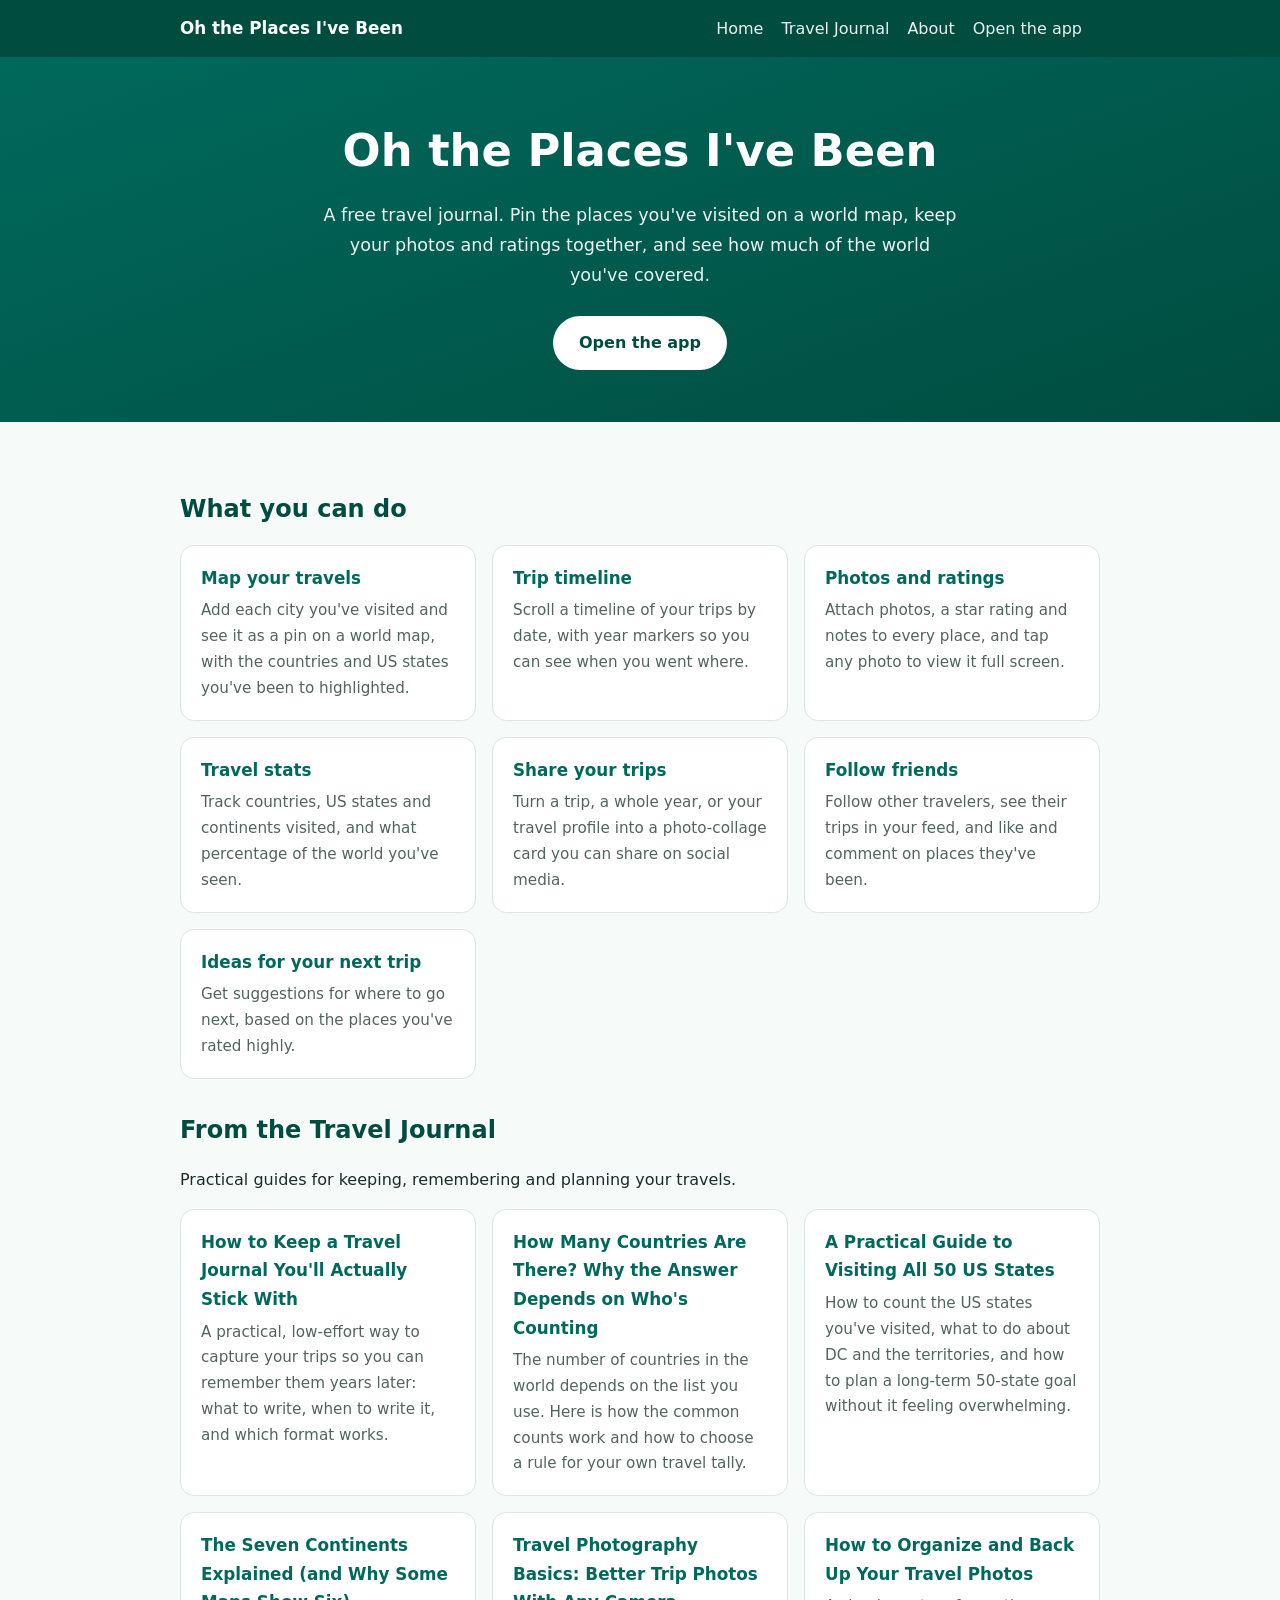
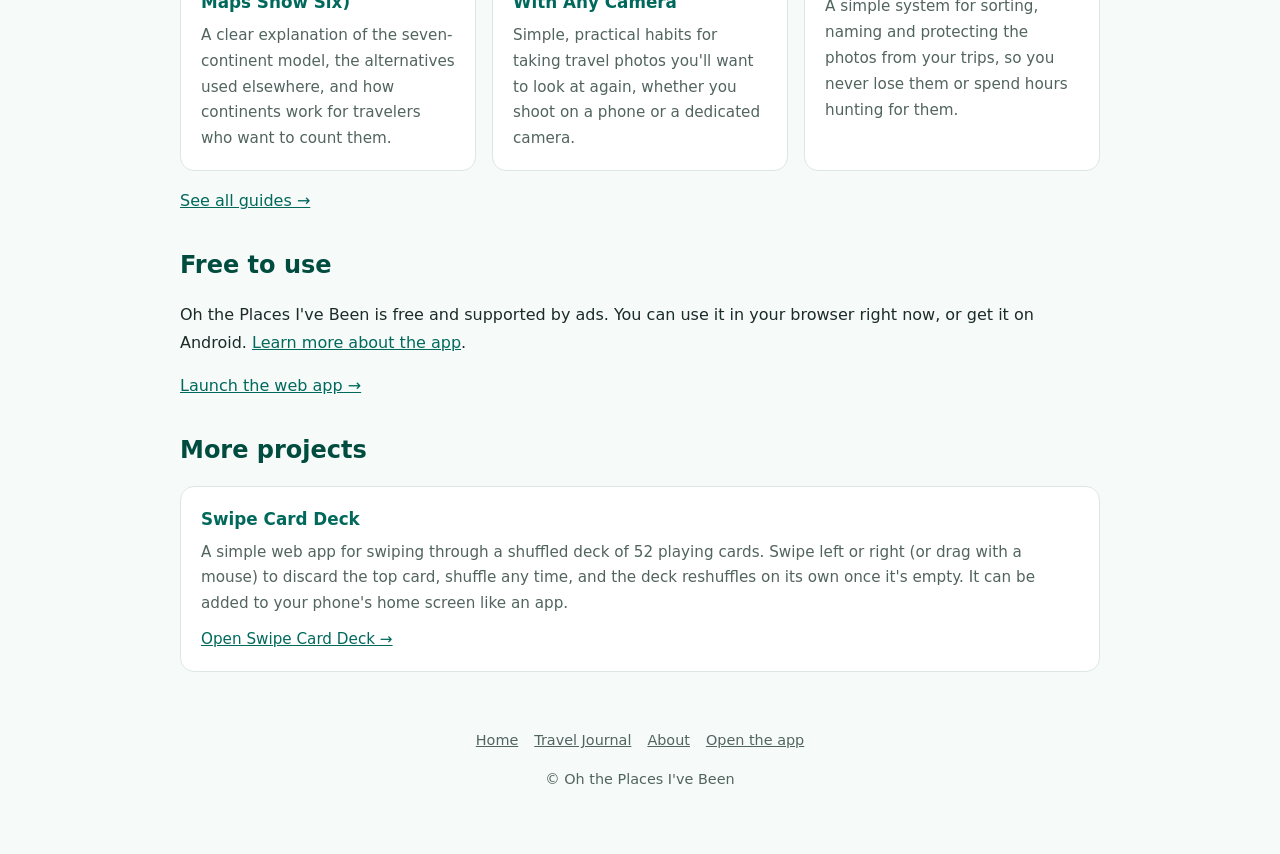
<file: index.html>
<!doctype html>
<html lang="en">
<head>
<meta charset="utf-8">
<meta name="viewport" content="width=device-width, initial-scale=1">
<title>Oh the Places I&#x27;ve Been — track the places you&#x27;ve traveled</title>
<meta name="description" content="Oh the Places I&#x27;ve Been is a free travel journal: pin the places you&#x27;ve visited on a world map, add photos and ratings, see your travel stats, and share your trips.">
<link rel="canonical" href="https://lmdoyle.github.io/">
<link rel="stylesheet" href="/style.css">
</head>
<body>
<header class="site-header"><div class="in">
<a class="brand" href="/">Oh the Places I've Been</a>
<nav><a href="/">Home</a><a href="/travel-journal/">Travel Journal</a><a href="/about/">About</a><a href="/oh-the-places-ive-been/">Open the app</a></nav>
</div></header>
<div class="hero"><h1>Oh the Places I've Been</h1>
<p>A free travel journal. Pin the places you've visited on a world map, keep your photos and ratings together, and see how much of the world you've covered.</p>
<a class="btn" href="/oh-the-places-ive-been/">Open the app</a></div>
<main class="wide">
<h2>What you can do</h2>
<div class="grid"><div class="card"><h3>Map your travels</h3><p>Add each city you've visited and see it as a pin on a world map, with the countries and US states you've been to highlighted.</p></div><div class="card"><h3>Trip timeline</h3><p>Scroll a timeline of your trips by date, with year markers so you can see when you went where.</p></div><div class="card"><h3>Photos and ratings</h3><p>Attach photos, a star rating and notes to every place, and tap any photo to view it full screen.</p></div><div class="card"><h3>Travel stats</h3><p>Track countries, US states and continents visited, and what percentage of the world you've seen.</p></div><div class="card"><h3>Share your trips</h3><p>Turn a trip, a whole year, or your travel profile into a photo-collage card you can share on social media.</p></div><div class="card"><h3>Follow friends</h3><p>Follow other travelers, see their trips in your feed, and like and comment on places they've been.</p></div><div class="card"><h3>Ideas for your next trip</h3><p>Get suggestions for where to go next, based on the places you've rated highly.</p></div></div>

<h2>From the Travel Journal</h2>
<p>Practical guides for keeping, remembering and planning your travels.</p>
<div class="grid"><div class="card"><a class="title" href="/travel-journal/keep-a-travel-journal/"><h3>How to Keep a Travel Journal You&#x27;ll Actually Stick With</h3></a><p>A practical, low-effort way to capture your trips so you can remember them years later: what to write, when to write it, and which format works.</p></div><div class="card"><a class="title" href="/travel-journal/how-many-countries-are-there/"><h3>How Many Countries Are There? Why the Answer Depends on Who&#x27;s Counting</h3></a><p>The number of countries in the world depends on the list you use. Here is how the common counts work and how to choose a rule for your own travel tally.</p></div><div class="card"><a class="title" href="/travel-journal/us-states-travel-checklist/"><h3>A Practical Guide to Visiting All 50 US States</h3></a><p>How to count the US states you&#x27;ve visited, what to do about DC and the territories, and how to plan a long-term 50-state goal without it feeling overwhelming.</p></div><div class="card"><a class="title" href="/travel-journal/seven-continents-explained/"><h3>The Seven Continents Explained (and Why Some Maps Show Six)</h3></a><p>A clear explanation of the seven-continent model, the alternatives used elsewhere, and how continents work for travelers who want to count them.</p></div><div class="card"><a class="title" href="/travel-journal/travel-photography-basics/"><h3>Travel Photography Basics: Better Trip Photos With Any Camera</h3></a><p>Simple, practical habits for taking travel photos you&#x27;ll want to look at again, whether you shoot on a phone or a dedicated camera.</p></div><div class="card"><a class="title" href="/travel-journal/organize-and-back-up-travel-photos/"><h3>How to Organize and Back Up Your Travel Photos</h3></a><p>A simple system for sorting, naming and protecting the photos from your trips, so you never lose them or spend hours hunting for them.</p></div></div>
<p><a href="/travel-journal/">See all guides &rarr;</a></p>

<h2>Free to use</h2>
<p>Oh the Places I've Been is free and supported by ads. You can use it in your browser right now, or get it on Android. <a href="/about/">Learn more about the app</a>.</p>
<p><a href="/oh-the-places-ive-been/">Launch the web app &rarr;</a></p>

<h2>More projects</h2>
<div class="grid">
<div class="card"><h3>Swipe Card Deck</h3><p>A simple web app for swiping through a shuffled deck of 52 playing cards. Swipe left or right (or drag with a mouse) to discard the top card, shuffle any time, and the deck reshuffles on its own once it's empty. It can be added to your phone's home screen like an app.</p><p style="margin-top:10px"><a href="/swipe-card-deck/">Open Swipe Card Deck &rarr;</a></p></div>
</div>
</main>
<footer>
<div><a href="/">Home</a><a href="/travel-journal/">Travel Journal</a><a href="/about/">About</a><a href="/oh-the-places-ive-been/">Open the app</a></div>
<p>&copy; Oh the Places I've Been</p>
</footer>
</body>
</html>
</file>
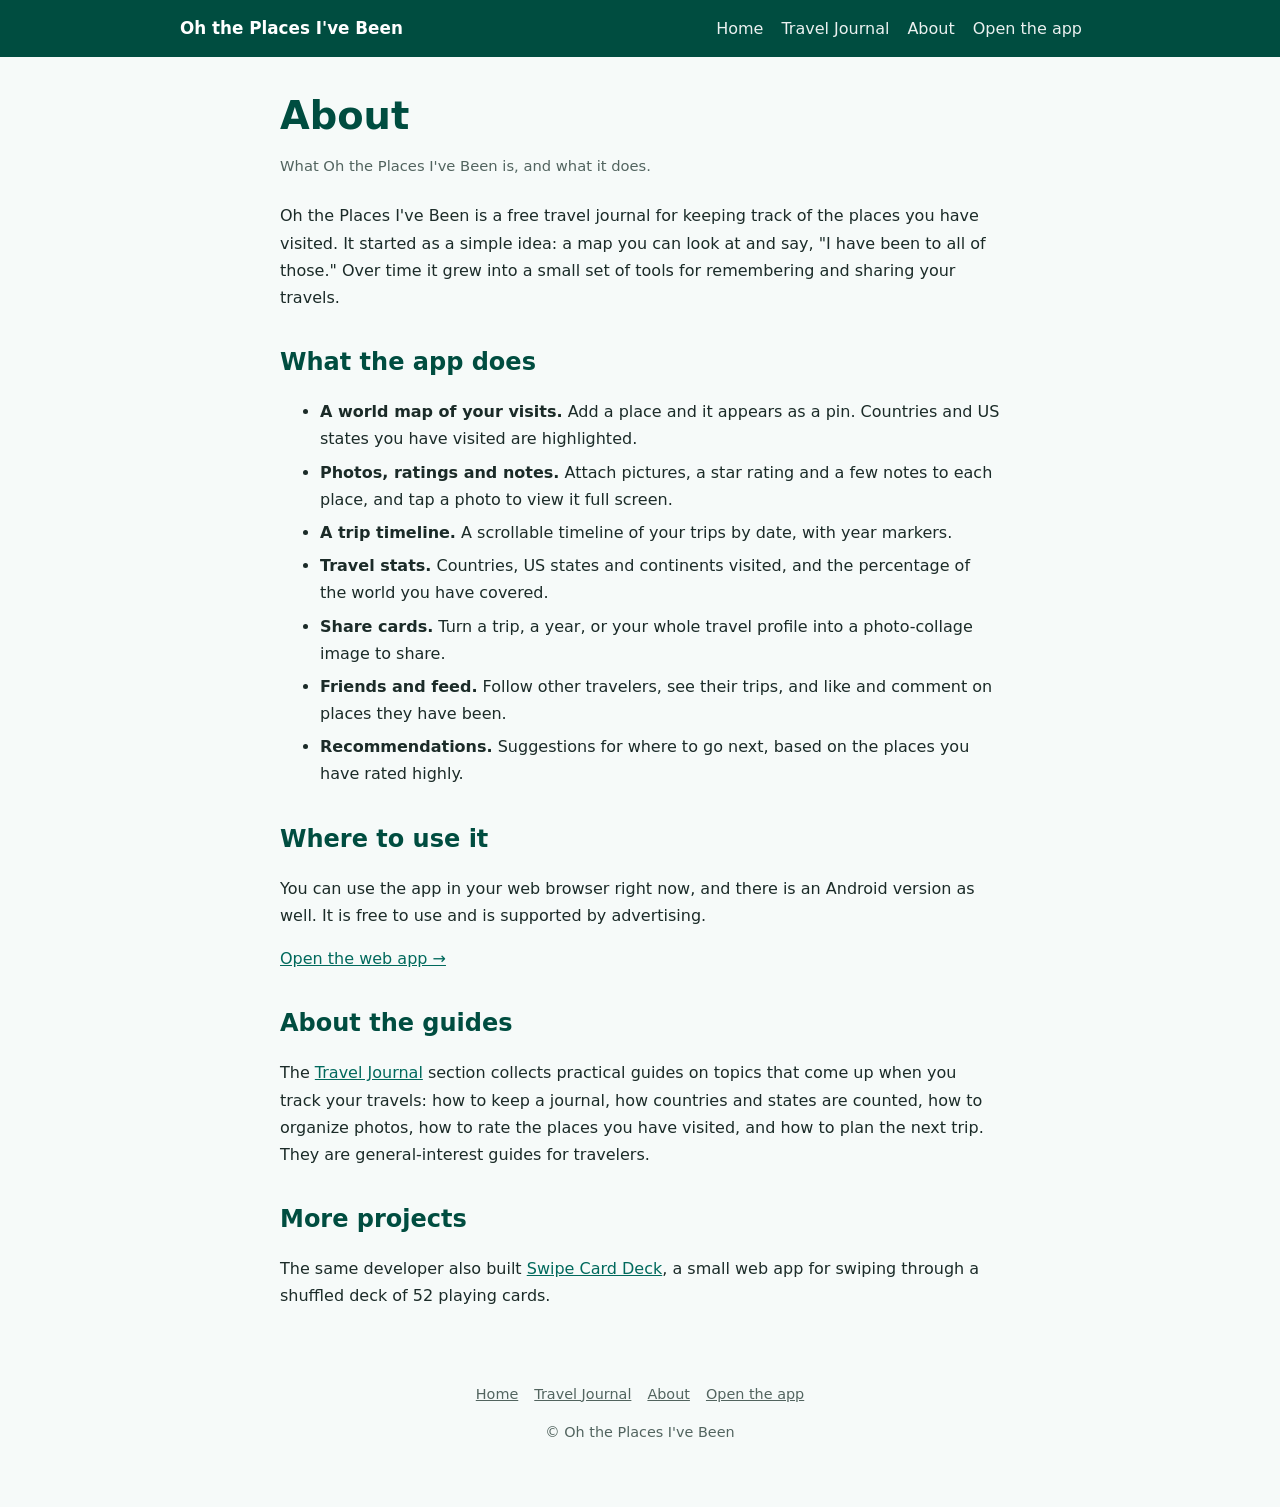
<file: about/index.html>
<!doctype html>
<html lang="en">
<head>
<meta charset="utf-8">
<meta name="viewport" content="width=device-width, initial-scale=1">
<title>About | Oh the Places I&#x27;ve Been</title>
<meta name="description" content="About Oh the Places I&#x27;ve Been: a free travel journal app with a world map, photos, ratings, travel stats, share cards and trip recommendations.">
<link rel="canonical" href="https://lmdoyle.github.io/about/">
<link rel="stylesheet" href="/style.css">
</head>
<body>
<header class="site-header"><div class="in">
<a class="brand" href="/">Oh the Places I've Been</a>
<nav><a href="/">Home</a><a href="/travel-journal/">Travel Journal</a><a href="/about/">About</a><a href="/oh-the-places-ive-been/">Open the app</a></nav>
</div></header>

<main>
<h1 class="page">About</h1>
<p class="meta">What Oh the Places I've Been is, and what it does.</p>
<p>Oh the Places I've Been is a free travel journal for keeping track of the places you have visited. It started as a simple idea: a map you can look at and say, "I have been to all of those." Over time it grew into a small set of tools for remembering and sharing your travels.</p>
<h2>What the app does</h2>
<ul>
<li><strong>A world map of your visits.</strong> Add a place and it appears as a pin. Countries and US states you have visited are highlighted.</li>
<li><strong>Photos, ratings and notes.</strong> Attach pictures, a star rating and a few notes to each place, and tap a photo to view it full screen.</li>
<li><strong>A trip timeline.</strong> A scrollable timeline of your trips by date, with year markers.</li>
<li><strong>Travel stats.</strong> Countries, US states and continents visited, and the percentage of the world you have covered.</li>
<li><strong>Share cards.</strong> Turn a trip, a year, or your whole travel profile into a photo-collage image to share.</li>
<li><strong>Friends and feed.</strong> Follow other travelers, see their trips, and like and comment on places they have been.</li>
<li><strong>Recommendations.</strong> Suggestions for where to go next, based on the places you have rated highly.</li>
</ul>
<h2>Where to use it</h2>
<p>You can use the app in your web browser right now, and there is an Android version as well. It is free to use and is supported by advertising.</p>
<p><a href="/oh-the-places-ive-been/">Open the web app &rarr;</a></p>
<h2>About the guides</h2>
<p>The <a href="/travel-journal/">Travel Journal</a> section collects practical guides on topics that come up when you track your travels: how to keep a journal, how countries and states are counted, how to organize photos, how to rate the places you have visited, and how to plan the next trip. They are general-interest guides for travelers.</p>
<h2>More projects</h2>
<p>The same developer also built <a href="/swipe-card-deck/">Swipe Card Deck</a>, a small web app for swiping through a shuffled deck of 52 playing cards.</p>
</main>
<footer>
<div><a href="/">Home</a><a href="/travel-journal/">Travel Journal</a><a href="/about/">About</a><a href="/oh-the-places-ive-been/">Open the app</a></div>
<p>&copy; Oh the Places I've Been</p>
</footer>
</body>
</html>
</file>
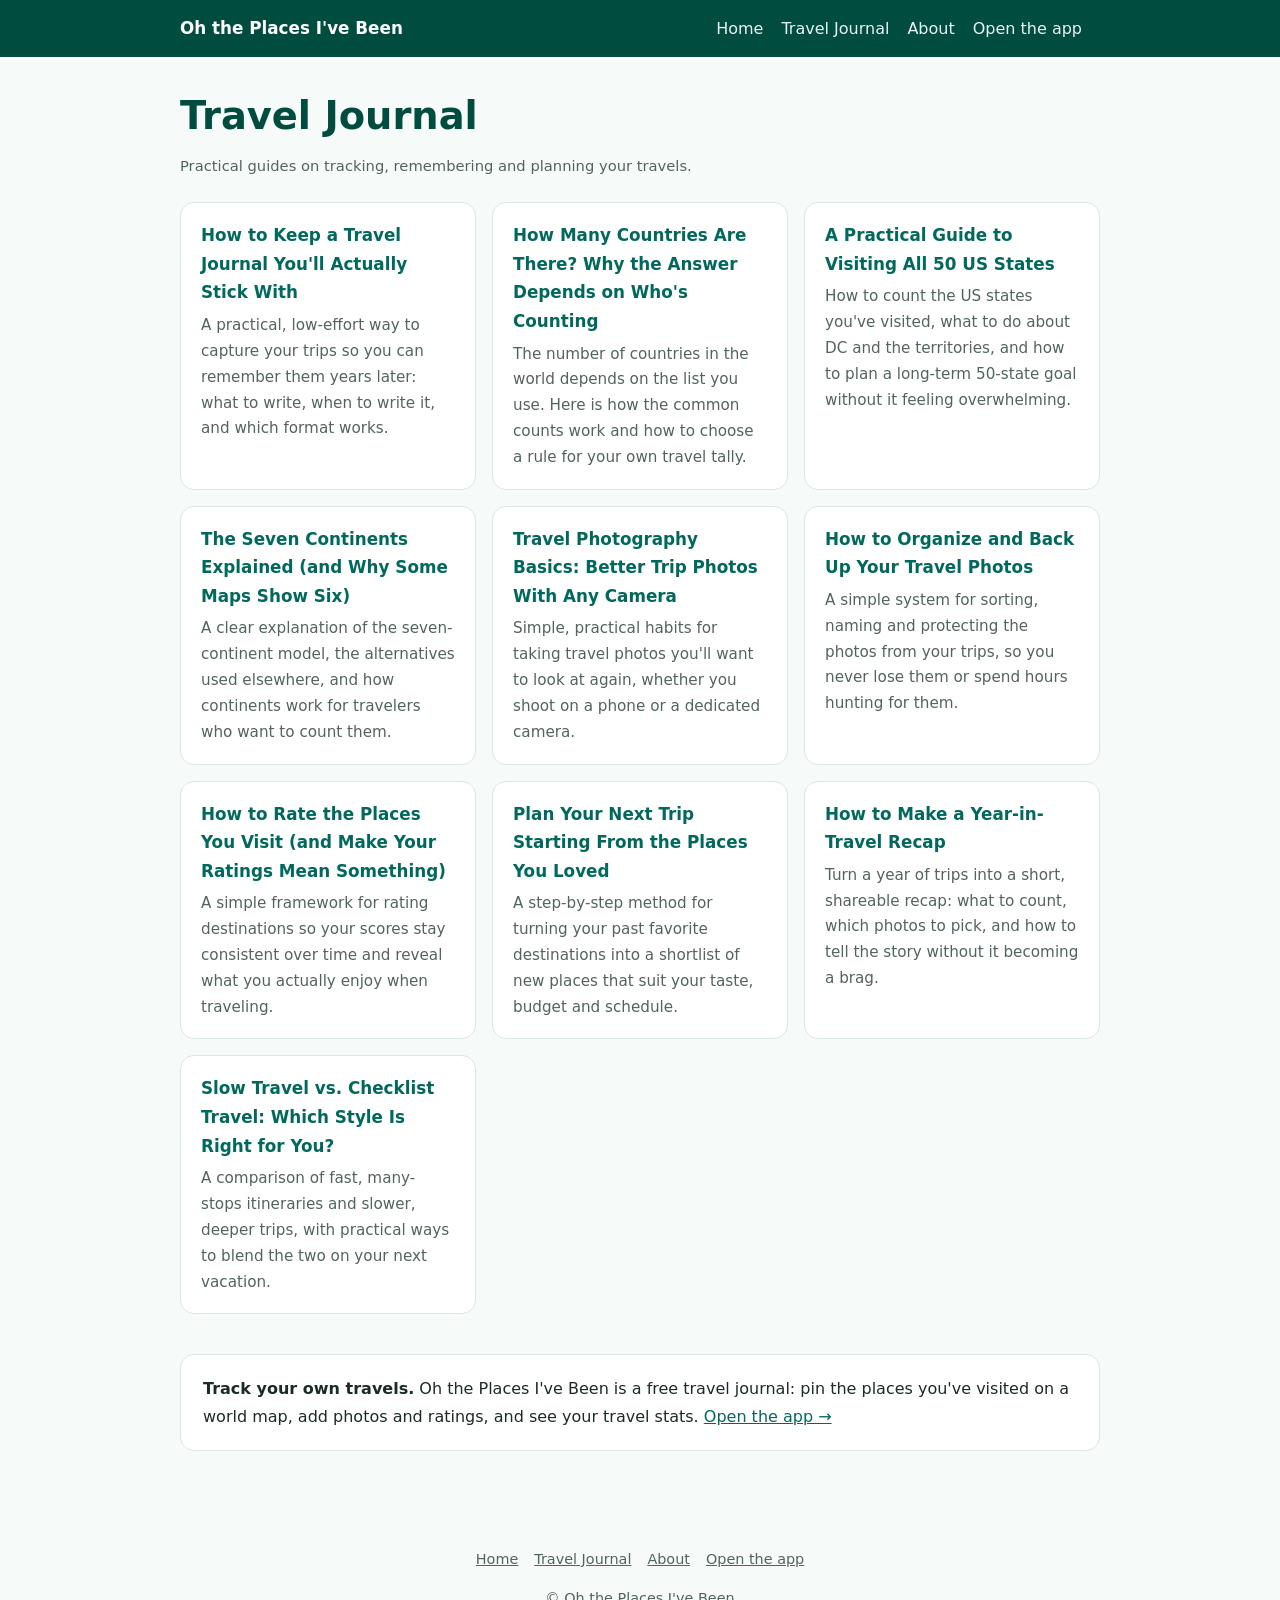
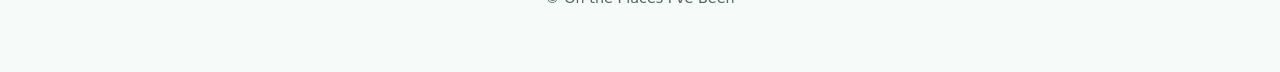
<file: travel-journal/index.html>
<!doctype html>
<html lang="en">
<head>
<meta charset="utf-8">
<meta name="viewport" content="width=device-width, initial-scale=1">
<title>Travel Journal: guides for keeping and planning your travels | Oh the Places I&#x27;ve Been</title>
<meta name="description" content="Practical guides on keeping a travel journal, counting countries and states, organizing photos, rating places and planning your next trip.">
<link rel="canonical" href="https://lmdoyle.github.io/travel-journal/">
<link rel="stylesheet" href="/style.css">
</head>
<body>
<header class="site-header"><div class="in">
<a class="brand" href="/">Oh the Places I've Been</a>
<nav><a href="/">Home</a><a href="/travel-journal/">Travel Journal</a><a href="/about/">About</a><a href="/oh-the-places-ive-been/">Open the app</a></nav>
</div></header>

<main class="wide">
<h1 class="page">Travel Journal</h1>
<p class="meta">Practical guides on tracking, remembering and planning your travels.</p>
<div class="grid"><div class="card"><a class="title" href="/travel-journal/keep-a-travel-journal/"><h3>How to Keep a Travel Journal You&#x27;ll Actually Stick With</h3></a><p>A practical, low-effort way to capture your trips so you can remember them years later: what to write, when to write it, and which format works.</p></div><div class="card"><a class="title" href="/travel-journal/how-many-countries-are-there/"><h3>How Many Countries Are There? Why the Answer Depends on Who&#x27;s Counting</h3></a><p>The number of countries in the world depends on the list you use. Here is how the common counts work and how to choose a rule for your own travel tally.</p></div><div class="card"><a class="title" href="/travel-journal/us-states-travel-checklist/"><h3>A Practical Guide to Visiting All 50 US States</h3></a><p>How to count the US states you&#x27;ve visited, what to do about DC and the territories, and how to plan a long-term 50-state goal without it feeling overwhelming.</p></div><div class="card"><a class="title" href="/travel-journal/seven-continents-explained/"><h3>The Seven Continents Explained (and Why Some Maps Show Six)</h3></a><p>A clear explanation of the seven-continent model, the alternatives used elsewhere, and how continents work for travelers who want to count them.</p></div><div class="card"><a class="title" href="/travel-journal/travel-photography-basics/"><h3>Travel Photography Basics: Better Trip Photos With Any Camera</h3></a><p>Simple, practical habits for taking travel photos you&#x27;ll want to look at again, whether you shoot on a phone or a dedicated camera.</p></div><div class="card"><a class="title" href="/travel-journal/organize-and-back-up-travel-photos/"><h3>How to Organize and Back Up Your Travel Photos</h3></a><p>A simple system for sorting, naming and protecting the photos from your trips, so you never lose them or spend hours hunting for them.</p></div><div class="card"><a class="title" href="/travel-journal/how-to-rate-places-you-visit/"><h3>How to Rate the Places You Visit (and Make Your Ratings Mean Something)</h3></a><p>A simple framework for rating destinations so your scores stay consistent over time and reveal what you actually enjoy when traveling.</p></div><div class="card"><a class="title" href="/travel-journal/plan-your-next-trip-from-places-you-loved/"><h3>Plan Your Next Trip Starting From the Places You Loved</h3></a><p>A step-by-step method for turning your past favorite destinations into a shortlist of new places that suit your taste, budget and schedule.</p></div><div class="card"><a class="title" href="/travel-journal/year-in-travel-recap/"><h3>How to Make a Year-in-Travel Recap</h3></a><p>Turn a year of trips into a short, shareable recap: what to count, which photos to pick, and how to tell the story without it becoming a brag.</p></div><div class="card"><a class="title" href="/travel-journal/slow-travel-vs-checklist-travel/"><h3>Slow Travel vs. Checklist Travel: Which Style Is Right for You?</h3></a><p>A comparison of fast, many-stops itineraries and slower, deeper trips, with practical ways to blend the two on your next vacation.</p></div></div>
<div class="cta"><strong>Track your own travels.</strong> Oh the Places I've Been is a free travel journal: pin the places you've visited on a world map, add photos and ratings, and see your travel stats. <a href="/oh-the-places-ive-been/">Open the app &rarr;</a></div>
</main>
<footer>
<div><a href="/">Home</a><a href="/travel-journal/">Travel Journal</a><a href="/about/">About</a><a href="/oh-the-places-ive-been/">Open the app</a></div>
<p>&copy; Oh the Places I've Been</p>
</footer>
</body>
</html>
</file>
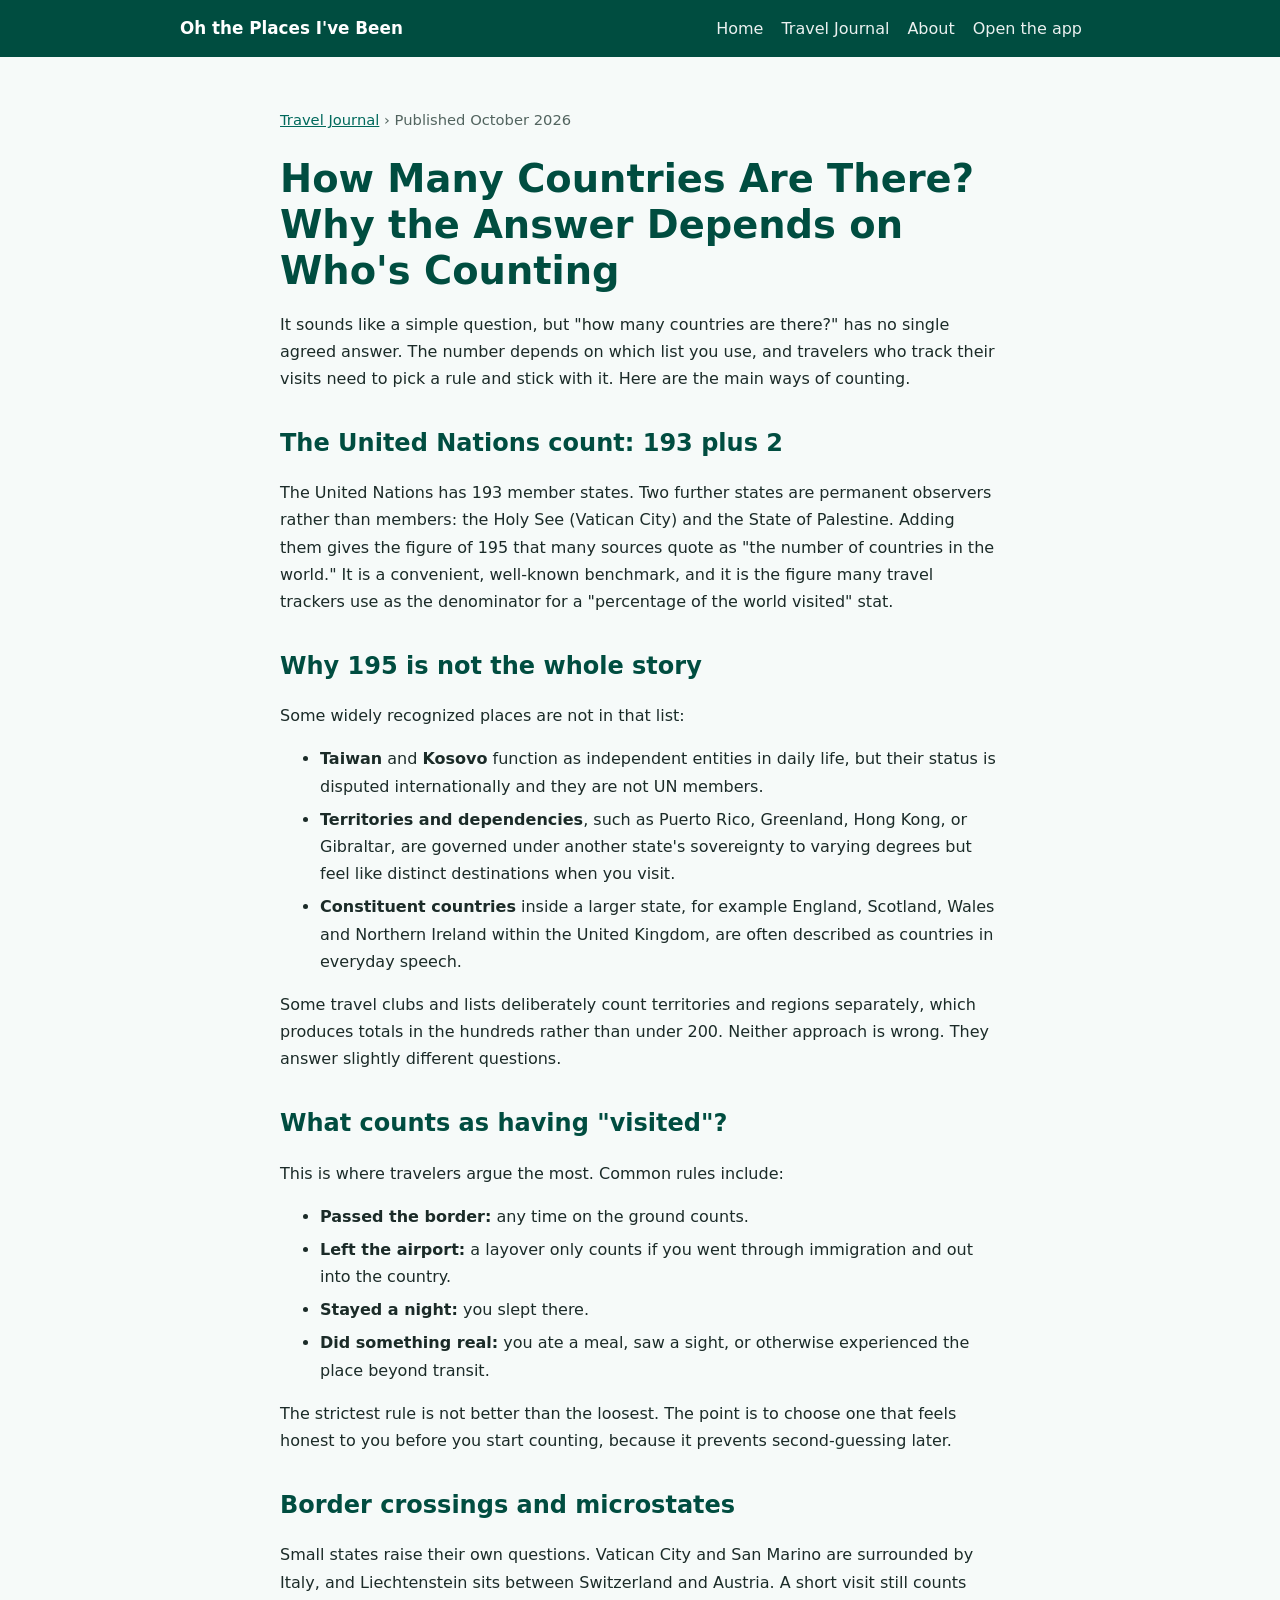
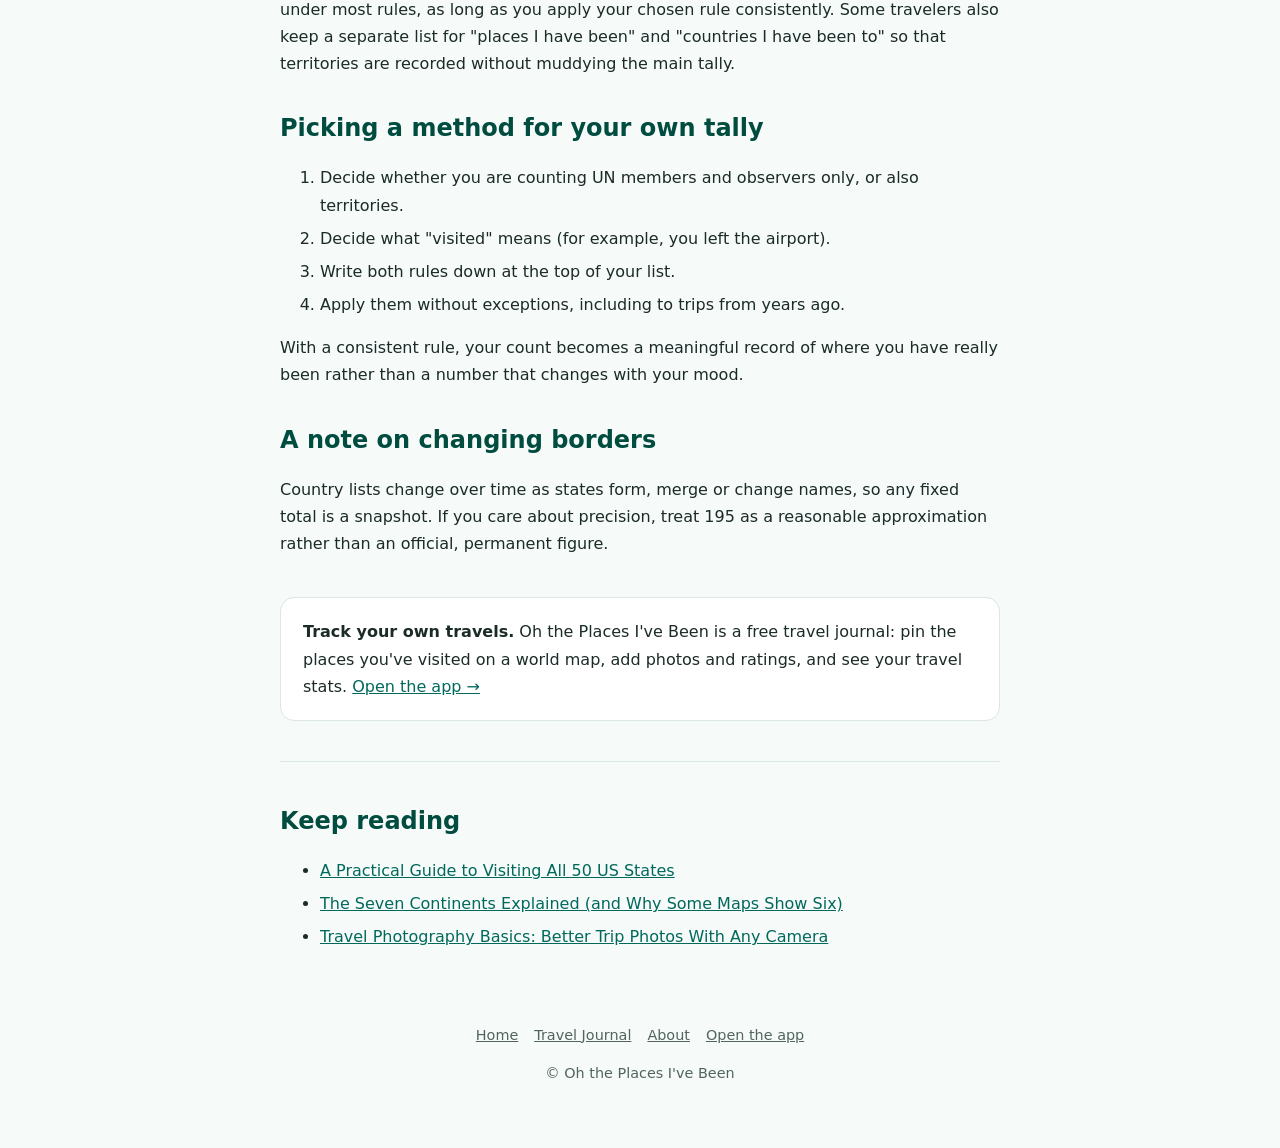
<file: travel-journal/how-many-countries-are-there/index.html>
<!doctype html>
<html lang="en">
<head>
<meta charset="utf-8">
<meta name="viewport" content="width=device-width, initial-scale=1">
<title>How Many Countries Are There? Why the Answer Depends on Who&#x27;s Counting | Oh the Places I&#x27;ve Been</title>
<meta name="description" content="The number of countries in the world depends on the list you use. Here is how the common counts work and how to choose a rule for your own travel tally.">
<link rel="canonical" href="https://lmdoyle.github.io/travel-journal/how-many-countries-are-there/">
<link rel="stylesheet" href="/style.css">
</head>
<body>
<header class="site-header"><div class="in">
<a class="brand" href="/">Oh the Places I've Been</a>
<nav><a href="/">Home</a><a href="/travel-journal/">Travel Journal</a><a href="/about/">About</a><a href="/oh-the-places-ive-been/">Open the app</a></nav>
</div></header>

<main>
<article>
<p class="meta"><a href="/travel-journal/">Travel Journal</a> &rsaquo; Published October 2026</p>
<h1 class="page">How Many Countries Are There? Why the Answer Depends on Who&#x27;s Counting</h1>

<p>It sounds like a simple question, but "how many countries are there?" has no single agreed answer. The number depends on which list you use, and travelers who track their visits need to pick a rule and stick with it. Here are the main ways of counting.</p>

<h2>The United Nations count: 193 plus 2</h2>
<p>The United Nations has 193 member states. Two further states are permanent observers rather than members: the Holy See (Vatican City) and the State of Palestine. Adding them gives the figure of 195 that many sources quote as "the number of countries in the world." It is a convenient, well-known benchmark, and it is the figure many travel trackers use as the denominator for a "percentage of the world visited" stat.</p>

<h2>Why 195 is not the whole story</h2>
<p>Some widely recognized places are not in that list:</p>
<ul>
<li><strong>Taiwan</strong> and <strong>Kosovo</strong> function as independent entities in daily life, but their status is disputed internationally and they are not UN members.</li>
<li><strong>Territories and dependencies</strong>, such as Puerto Rico, Greenland, Hong Kong, or Gibraltar, are governed under another state's sovereignty to varying degrees but feel like distinct destinations when you visit.</li>
<li><strong>Constituent countries</strong> inside a larger state, for example England, Scotland, Wales and Northern Ireland within the United Kingdom, are often described as countries in everyday speech.</li>
</ul>
<p>Some travel clubs and lists deliberately count territories and regions separately, which produces totals in the hundreds rather than under 200. Neither approach is wrong. They answer slightly different questions.</p>

<h2>What counts as having "visited"?</h2>
<p>This is where travelers argue the most. Common rules include:</p>
<ul>
<li><strong>Passed the border:</strong> any time on the ground counts.</li>
<li><strong>Left the airport:</strong> a layover only counts if you went through immigration and out into the country.</li>
<li><strong>Stayed a night:</strong> you slept there.</li>
<li><strong>Did something real:</strong> you ate a meal, saw a sight, or otherwise experienced the place beyond transit.</li>
</ul>
<p>The strictest rule is not better than the loosest. The point is to choose one that feels honest to you before you start counting, because it prevents second-guessing later.</p>

<h2>Border crossings and microstates</h2>
<p>Small states raise their own questions. Vatican City and San Marino are surrounded by Italy, and Liechtenstein sits between Switzerland and Austria. A short visit still counts under most rules, as long as you apply your chosen rule consistently. Some travelers also keep a separate list for "places I have been" and "countries I have been to" so that territories are recorded without muddying the main tally.</p>

<h2>Picking a method for your own tally</h2>
<ol>
<li>Decide whether you are counting UN members and observers only, or also territories.</li>
<li>Decide what "visited" means (for example, you left the airport).</li>
<li>Write both rules down at the top of your list.</li>
<li>Apply them without exceptions, including to trips from years ago.</li>
</ol>
<p>With a consistent rule, your count becomes a meaningful record of where you have really been rather than a number that changes with your mood.</p>

<h2>A note on changing borders</h2>
<p>Country lists change over time as states form, merge or change names, so any fixed total is a snapshot. If you care about precision, treat 195 as a reasonable approximation rather than an official, permanent figure.</p>

</article>
<div class="cta"><strong>Track your own travels.</strong> Oh the Places I've Been is a free travel journal: pin the places you've visited on a world map, add photos and ratings, and see your travel stats. <a href="/oh-the-places-ive-been/">Open the app &rarr;</a></div>
<div class="related"><h2>Keep reading</h2><ul><li><a href="/travel-journal/us-states-travel-checklist/">A Practical Guide to Visiting All 50 US States</a></li><li><a href="/travel-journal/seven-continents-explained/">The Seven Continents Explained (and Why Some Maps Show Six)</a></li><li><a href="/travel-journal/travel-photography-basics/">Travel Photography Basics: Better Trip Photos With Any Camera</a></li></ul></div>
</main>
<footer>
<div><a href="/">Home</a><a href="/travel-journal/">Travel Journal</a><a href="/about/">About</a><a href="/oh-the-places-ive-been/">Open the app</a></div>
<p>&copy; Oh the Places I've Been</p>
</footer>
</body>
</html>
</file>
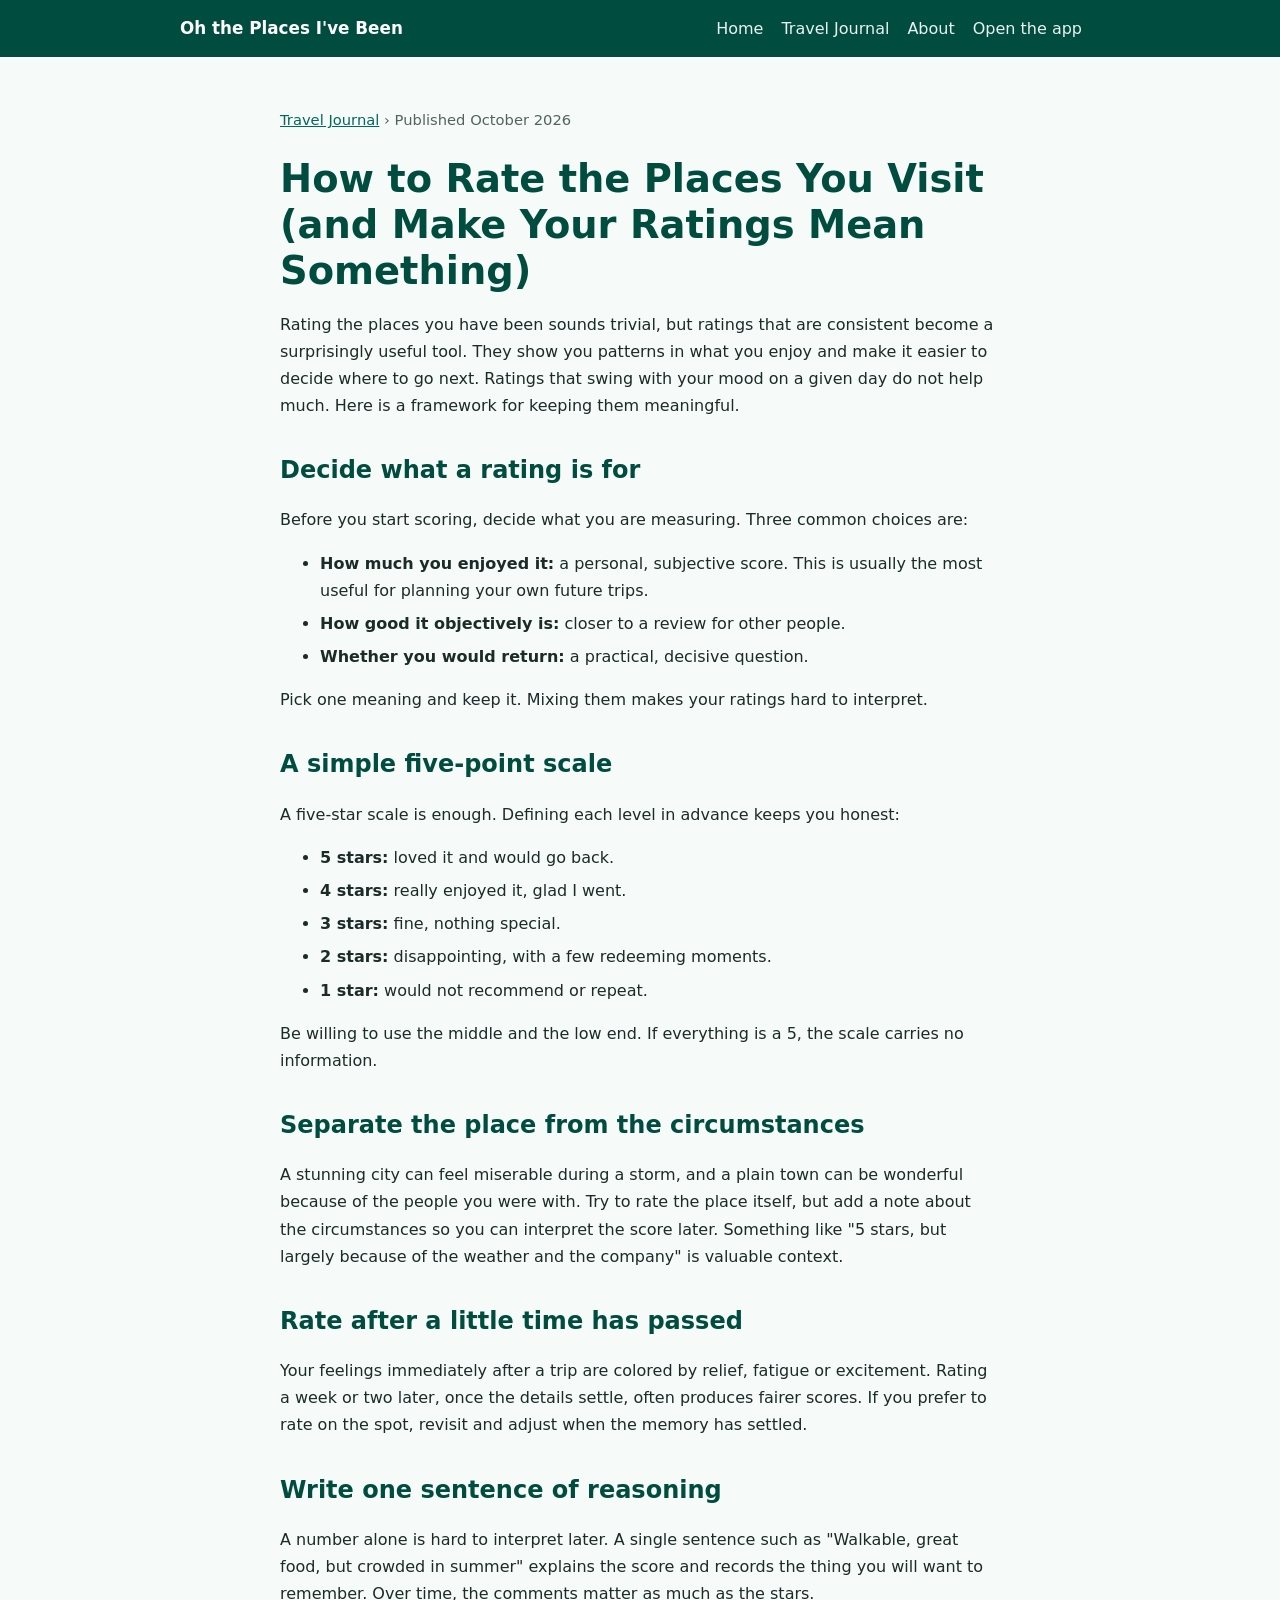
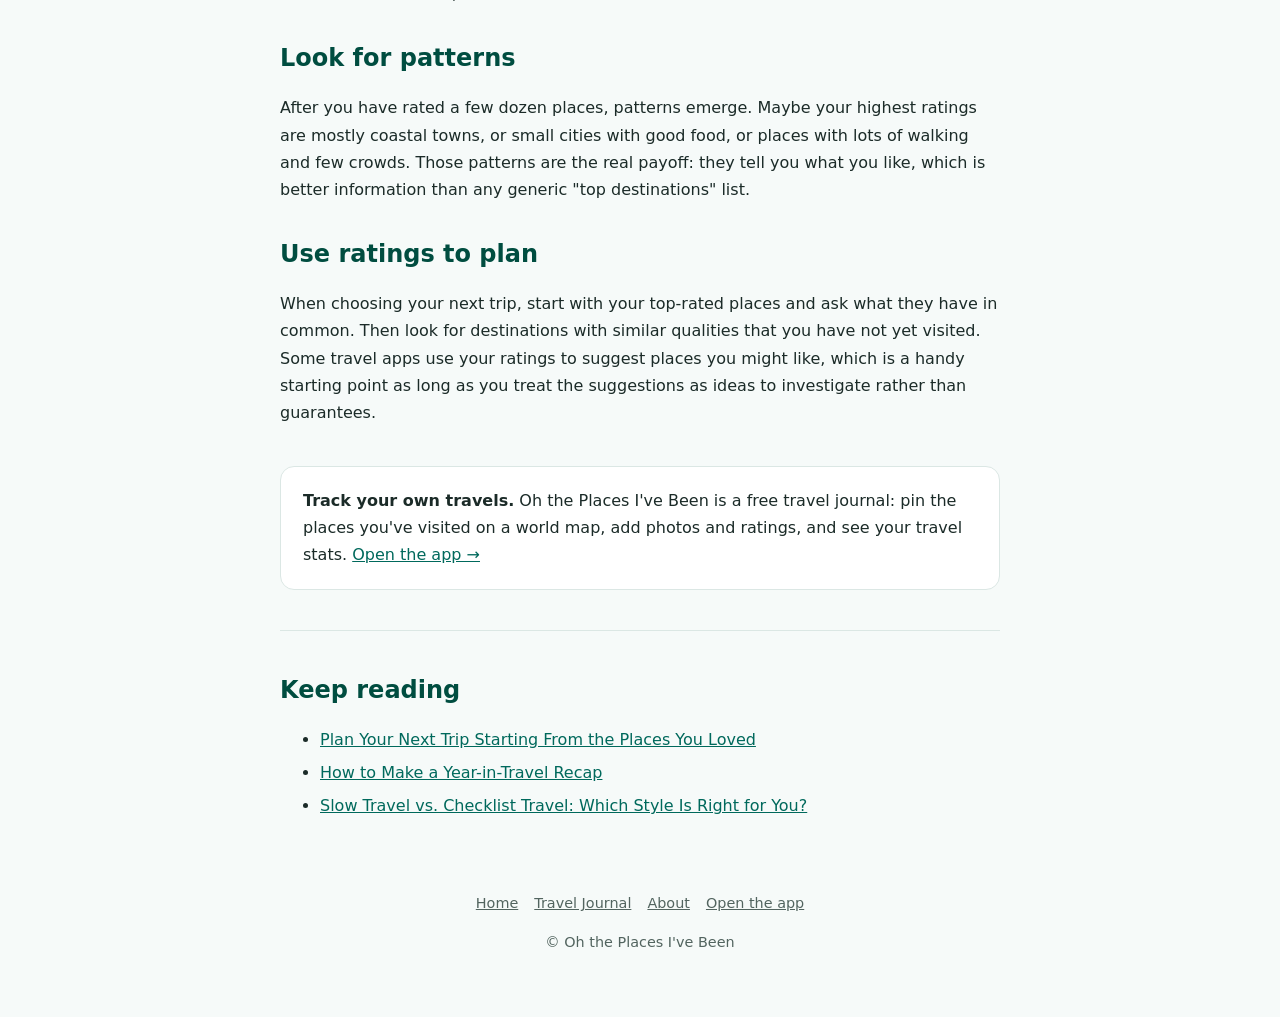
<file: travel-journal/how-to-rate-places-you-visit/index.html>
<!doctype html>
<html lang="en">
<head>
<meta charset="utf-8">
<meta name="viewport" content="width=device-width, initial-scale=1">
<title>How to Rate the Places You Visit (and Make Your Ratings Mean Something) | Oh the Places I&#x27;ve Been</title>
<meta name="description" content="A simple framework for rating destinations so your scores stay consistent over time and reveal what you actually enjoy when traveling.">
<link rel="canonical" href="https://lmdoyle.github.io/travel-journal/how-to-rate-places-you-visit/">
<link rel="stylesheet" href="/style.css">
</head>
<body>
<header class="site-header"><div class="in">
<a class="brand" href="/">Oh the Places I've Been</a>
<nav><a href="/">Home</a><a href="/travel-journal/">Travel Journal</a><a href="/about/">About</a><a href="/oh-the-places-ive-been/">Open the app</a></nav>
</div></header>

<main>
<article>
<p class="meta"><a href="/travel-journal/">Travel Journal</a> &rsaquo; Published October 2026</p>
<h1 class="page">How to Rate the Places You Visit (and Make Your Ratings Mean Something)</h1>

<p>Rating the places you have been sounds trivial, but ratings that are consistent become a surprisingly useful tool. They show you patterns in what you enjoy and make it easier to decide where to go next. Ratings that swing with your mood on a given day do not help much. Here is a framework for keeping them meaningful.</p>

<h2>Decide what a rating is for</h2>
<p>Before you start scoring, decide what you are measuring. Three common choices are:</p>
<ul>
<li><strong>How much you enjoyed it:</strong> a personal, subjective score. This is usually the most useful for planning your own future trips.</li>
<li><strong>How good it objectively is:</strong> closer to a review for other people.</li>
<li><strong>Whether you would return:</strong> a practical, decisive question.</li>
</ul>
<p>Pick one meaning and keep it. Mixing them makes your ratings hard to interpret.</p>

<h2>A simple five-point scale</h2>
<p>A five-star scale is enough. Defining each level in advance keeps you honest:</p>
<ul>
<li><strong>5 stars:</strong> loved it and would go back.</li>
<li><strong>4 stars:</strong> really enjoyed it, glad I went.</li>
<li><strong>3 stars:</strong> fine, nothing special.</li>
<li><strong>2 stars:</strong> disappointing, with a few redeeming moments.</li>
<li><strong>1 star:</strong> would not recommend or repeat.</li>
</ul>
<p>Be willing to use the middle and the low end. If everything is a 5, the scale carries no information.</p>

<h2>Separate the place from the circumstances</h2>
<p>A stunning city can feel miserable during a storm, and a plain town can be wonderful because of the people you were with. Try to rate the place itself, but add a note about the circumstances so you can interpret the score later. Something like "5 stars, but largely because of the weather and the company" is valuable context.</p>

<h2>Rate after a little time has passed</h2>
<p>Your feelings immediately after a trip are colored by relief, fatigue or excitement. Rating a week or two later, once the details settle, often produces fairer scores. If you prefer to rate on the spot, revisit and adjust when the memory has settled.</p>

<h2>Write one sentence of reasoning</h2>
<p>A number alone is hard to interpret later. A single sentence such as "Walkable, great food, but crowded in summer" explains the score and records the thing you will want to remember. Over time, the comments matter as much as the stars.</p>

<h2>Look for patterns</h2>
<p>After you have rated a few dozen places, patterns emerge. Maybe your highest ratings are mostly coastal towns, or small cities with good food, or places with lots of walking and few crowds. Those patterns are the real payoff: they tell you what you like, which is better information than any generic "top destinations" list.</p>

<h2>Use ratings to plan</h2>
<p>When choosing your next trip, start with your top-rated places and ask what they have in common. Then look for destinations with similar qualities that you have not yet visited. Some travel apps use your ratings to suggest places you might like, which is a handy starting point as long as you treat the suggestions as ideas to investigate rather than guarantees.</p>

</article>
<div class="cta"><strong>Track your own travels.</strong> Oh the Places I've Been is a free travel journal: pin the places you've visited on a world map, add photos and ratings, and see your travel stats. <a href="/oh-the-places-ive-been/">Open the app &rarr;</a></div>
<div class="related"><h2>Keep reading</h2><ul><li><a href="/travel-journal/plan-your-next-trip-from-places-you-loved/">Plan Your Next Trip Starting From the Places You Loved</a></li><li><a href="/travel-journal/year-in-travel-recap/">How to Make a Year-in-Travel Recap</a></li><li><a href="/travel-journal/slow-travel-vs-checklist-travel/">Slow Travel vs. Checklist Travel: Which Style Is Right for You?</a></li></ul></div>
</main>
<footer>
<div><a href="/">Home</a><a href="/travel-journal/">Travel Journal</a><a href="/about/">About</a><a href="/oh-the-places-ive-been/">Open the app</a></div>
<p>&copy; Oh the Places I've Been</p>
</footer>
</body>
</html>
</file>
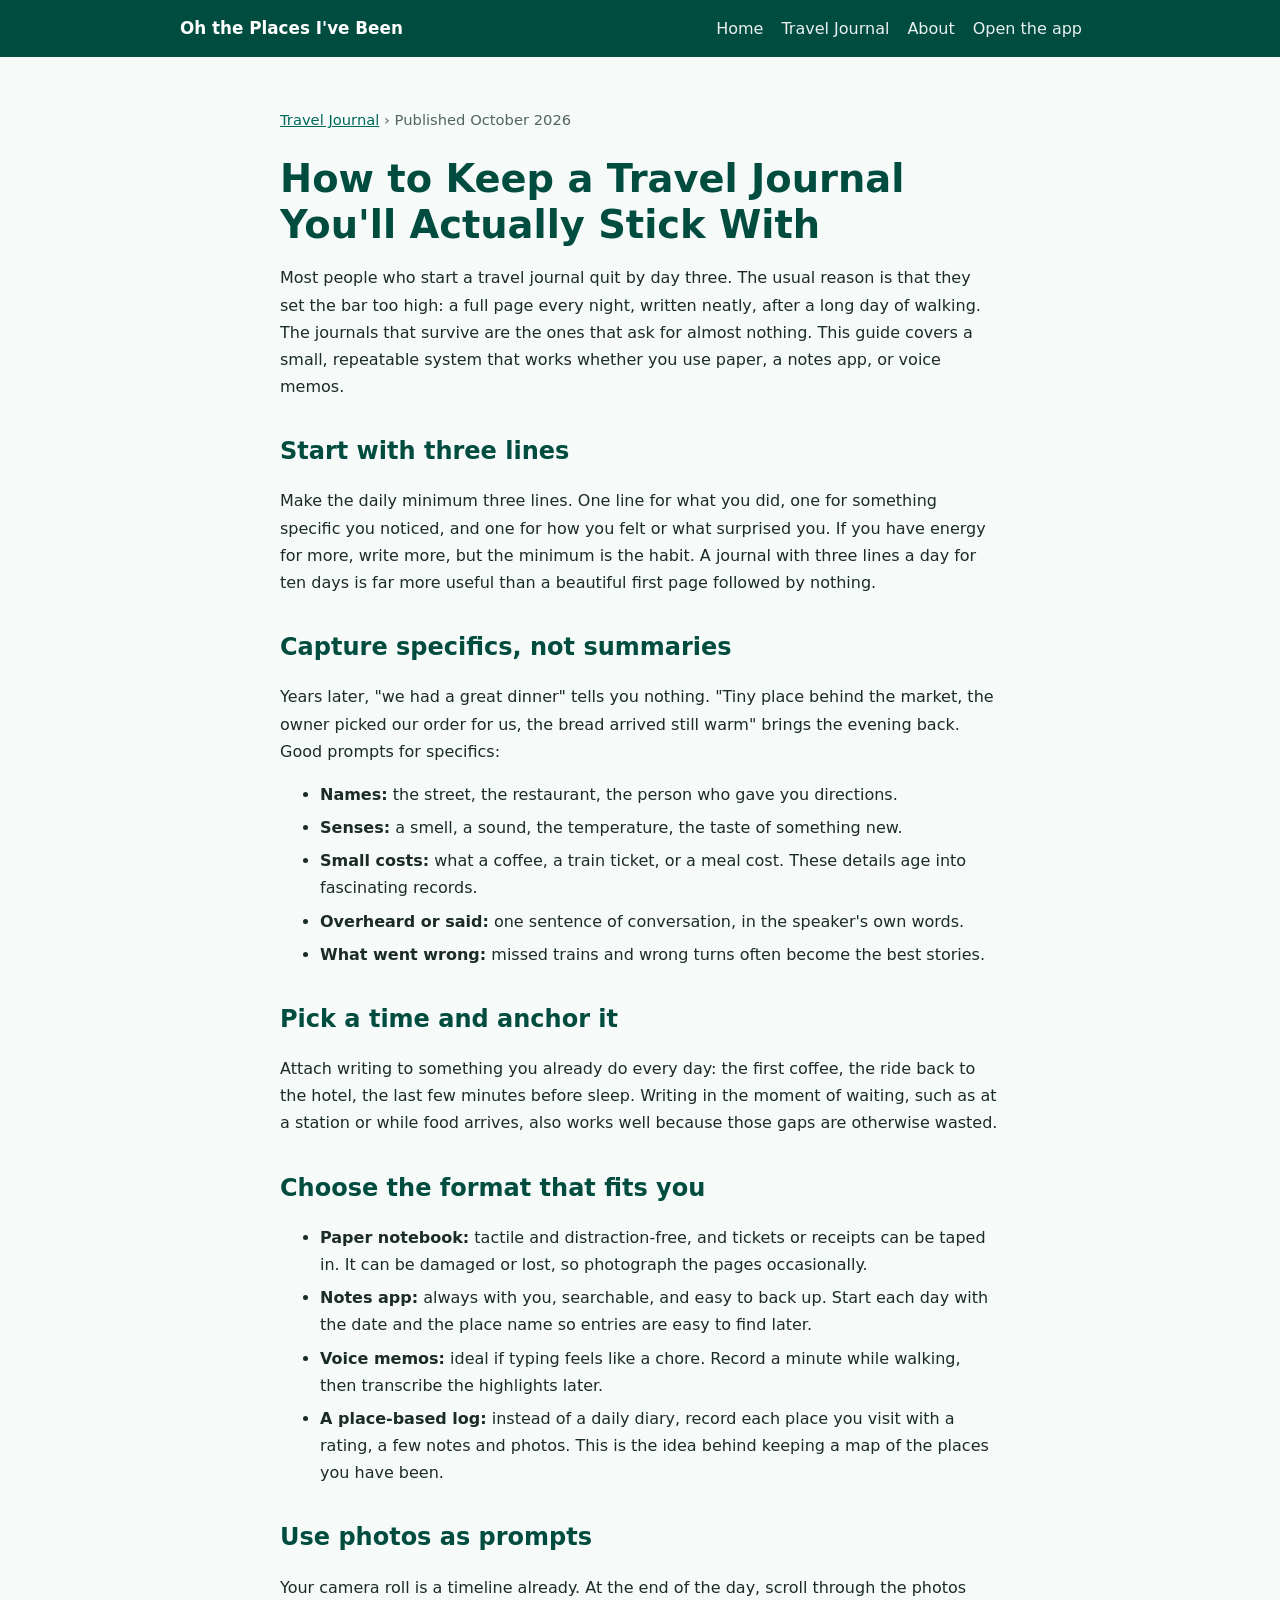
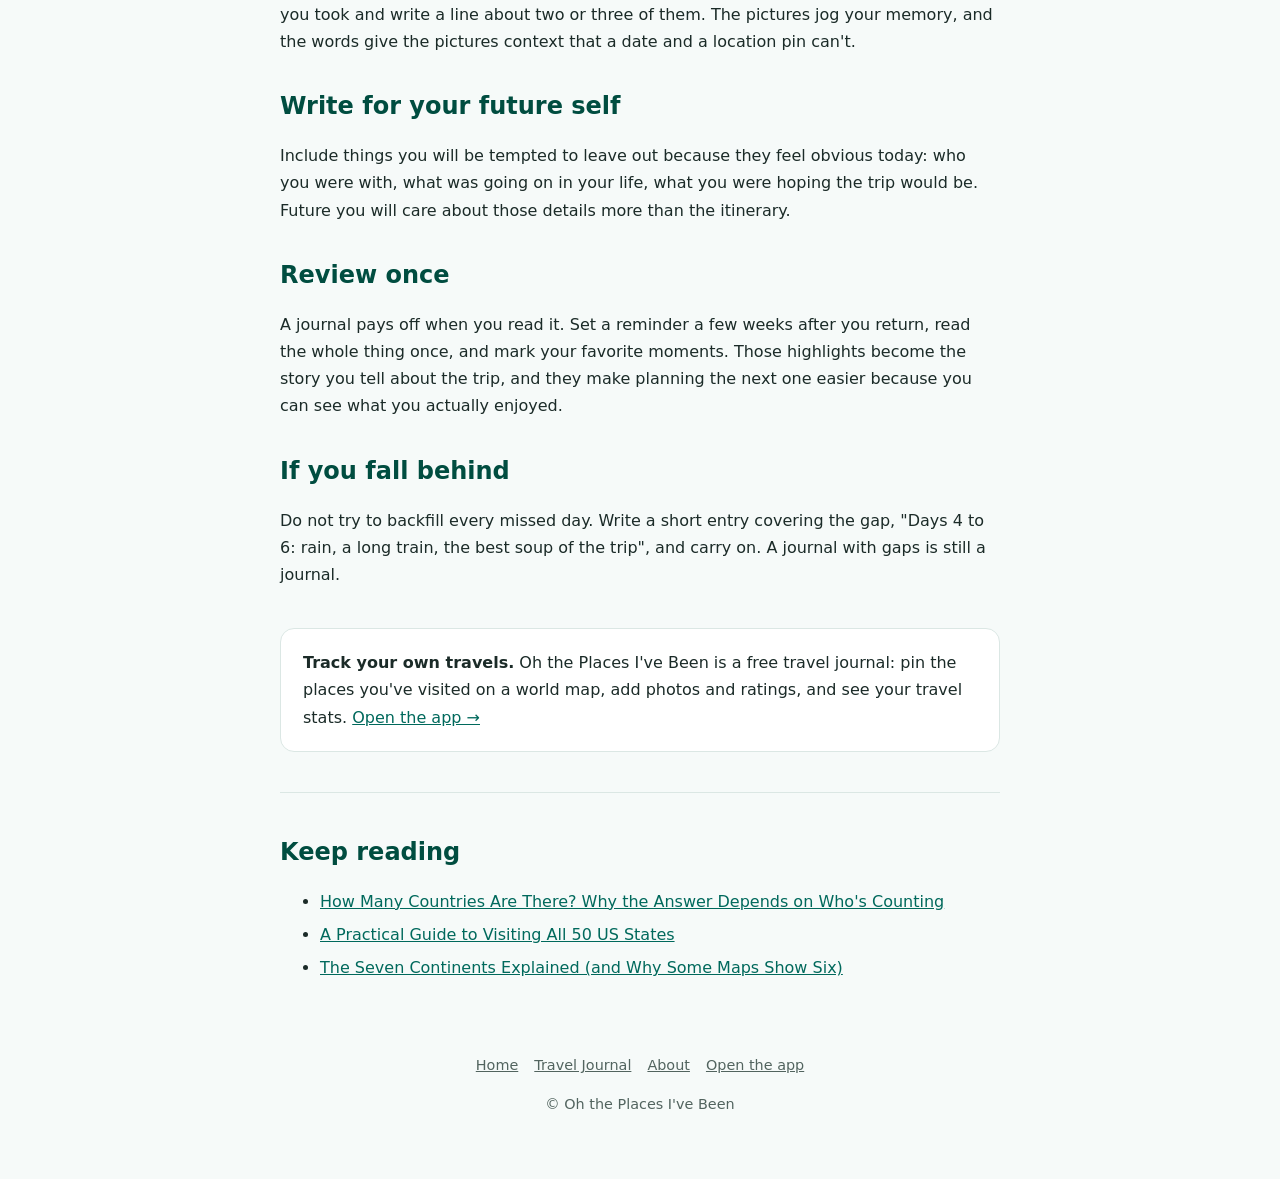
<file: travel-journal/keep-a-travel-journal/index.html>
<!doctype html>
<html lang="en">
<head>
<meta charset="utf-8">
<meta name="viewport" content="width=device-width, initial-scale=1">
<title>How to Keep a Travel Journal You&#x27;ll Actually Stick With | Oh the Places I&#x27;ve Been</title>
<meta name="description" content="A practical, low-effort way to capture your trips so you can remember them years later: what to write, when to write it, and which format works.">
<link rel="canonical" href="https://lmdoyle.github.io/travel-journal/keep-a-travel-journal/">
<link rel="stylesheet" href="/style.css">
</head>
<body>
<header class="site-header"><div class="in">
<a class="brand" href="/">Oh the Places I've Been</a>
<nav><a href="/">Home</a><a href="/travel-journal/">Travel Journal</a><a href="/about/">About</a><a href="/oh-the-places-ive-been/">Open the app</a></nav>
</div></header>

<main>
<article>
<p class="meta"><a href="/travel-journal/">Travel Journal</a> &rsaquo; Published October 2026</p>
<h1 class="page">How to Keep a Travel Journal You&#x27;ll Actually Stick With</h1>

<p>Most people who start a travel journal quit by day three. The usual reason is that they set the bar too high: a full page every night, written neatly, after a long day of walking. The journals that survive are the ones that ask for almost nothing. This guide covers a small, repeatable system that works whether you use paper, a notes app, or voice memos.</p>

<h2>Start with three lines</h2>
<p>Make the daily minimum three lines. One line for what you did, one for something specific you noticed, and one for how you felt or what surprised you. If you have energy for more, write more, but the minimum is the habit. A journal with three lines a day for ten days is far more useful than a beautiful first page followed by nothing.</p>

<h2>Capture specifics, not summaries</h2>
<p>Years later, "we had a great dinner" tells you nothing. "Tiny place behind the market, the owner picked our order for us, the bread arrived still warm" brings the evening back. Good prompts for specifics:</p>
<ul>
<li><strong>Names:</strong> the street, the restaurant, the person who gave you directions.</li>
<li><strong>Senses:</strong> a smell, a sound, the temperature, the taste of something new.</li>
<li><strong>Small costs:</strong> what a coffee, a train ticket, or a meal cost. These details age into fascinating records.</li>
<li><strong>Overheard or said:</strong> one sentence of conversation, in the speaker's own words.</li>
<li><strong>What went wrong:</strong> missed trains and wrong turns often become the best stories.</li>
</ul>

<h2>Pick a time and anchor it</h2>
<p>Attach writing to something you already do every day: the first coffee, the ride back to the hotel, the last few minutes before sleep. Writing in the moment of waiting, such as at a station or while food arrives, also works well because those gaps are otherwise wasted.</p>

<h2>Choose the format that fits you</h2>
<ul>
<li><strong>Paper notebook:</strong> tactile and distraction-free, and tickets or receipts can be taped in. It can be damaged or lost, so photograph the pages occasionally.</li>
<li><strong>Notes app:</strong> always with you, searchable, and easy to back up. Start each day with the date and the place name so entries are easy to find later.</li>
<li><strong>Voice memos:</strong> ideal if typing feels like a chore. Record a minute while walking, then transcribe the highlights later.</li>
<li><strong>A place-based log:</strong> instead of a daily diary, record each place you visit with a rating, a few notes and photos. This is the idea behind keeping a map of the places you have been.</li>
</ul>

<h2>Use photos as prompts</h2>
<p>Your camera roll is a timeline already. At the end of the day, scroll through the photos you took and write a line about two or three of them. The pictures jog your memory, and the words give the pictures context that a date and a location pin can't.</p>

<h2>Write for your future self</h2>
<p>Include things you will be tempted to leave out because they feel obvious today: who you were with, what was going on in your life, what you were hoping the trip would be. Future you will care about those details more than the itinerary.</p>

<h2>Review once</h2>
<p>A journal pays off when you read it. Set a reminder a few weeks after you return, read the whole thing once, and mark your favorite moments. Those highlights become the story you tell about the trip, and they make planning the next one easier because you can see what you actually enjoyed.</p>

<h2>If you fall behind</h2>
<p>Do not try to backfill every missed day. Write a short entry covering the gap, "Days 4 to 6: rain, a long train, the best soup of the trip", and carry on. A journal with gaps is still a journal.</p>

</article>
<div class="cta"><strong>Track your own travels.</strong> Oh the Places I've Been is a free travel journal: pin the places you've visited on a world map, add photos and ratings, and see your travel stats. <a href="/oh-the-places-ive-been/">Open the app &rarr;</a></div>
<div class="related"><h2>Keep reading</h2><ul><li><a href="/travel-journal/how-many-countries-are-there/">How Many Countries Are There? Why the Answer Depends on Who&#x27;s Counting</a></li><li><a href="/travel-journal/us-states-travel-checklist/">A Practical Guide to Visiting All 50 US States</a></li><li><a href="/travel-journal/seven-continents-explained/">The Seven Continents Explained (and Why Some Maps Show Six)</a></li></ul></div>
</main>
<footer>
<div><a href="/">Home</a><a href="/travel-journal/">Travel Journal</a><a href="/about/">About</a><a href="/oh-the-places-ive-been/">Open the app</a></div>
<p>&copy; Oh the Places I've Been</p>
</footer>
</body>
</html>
</file>
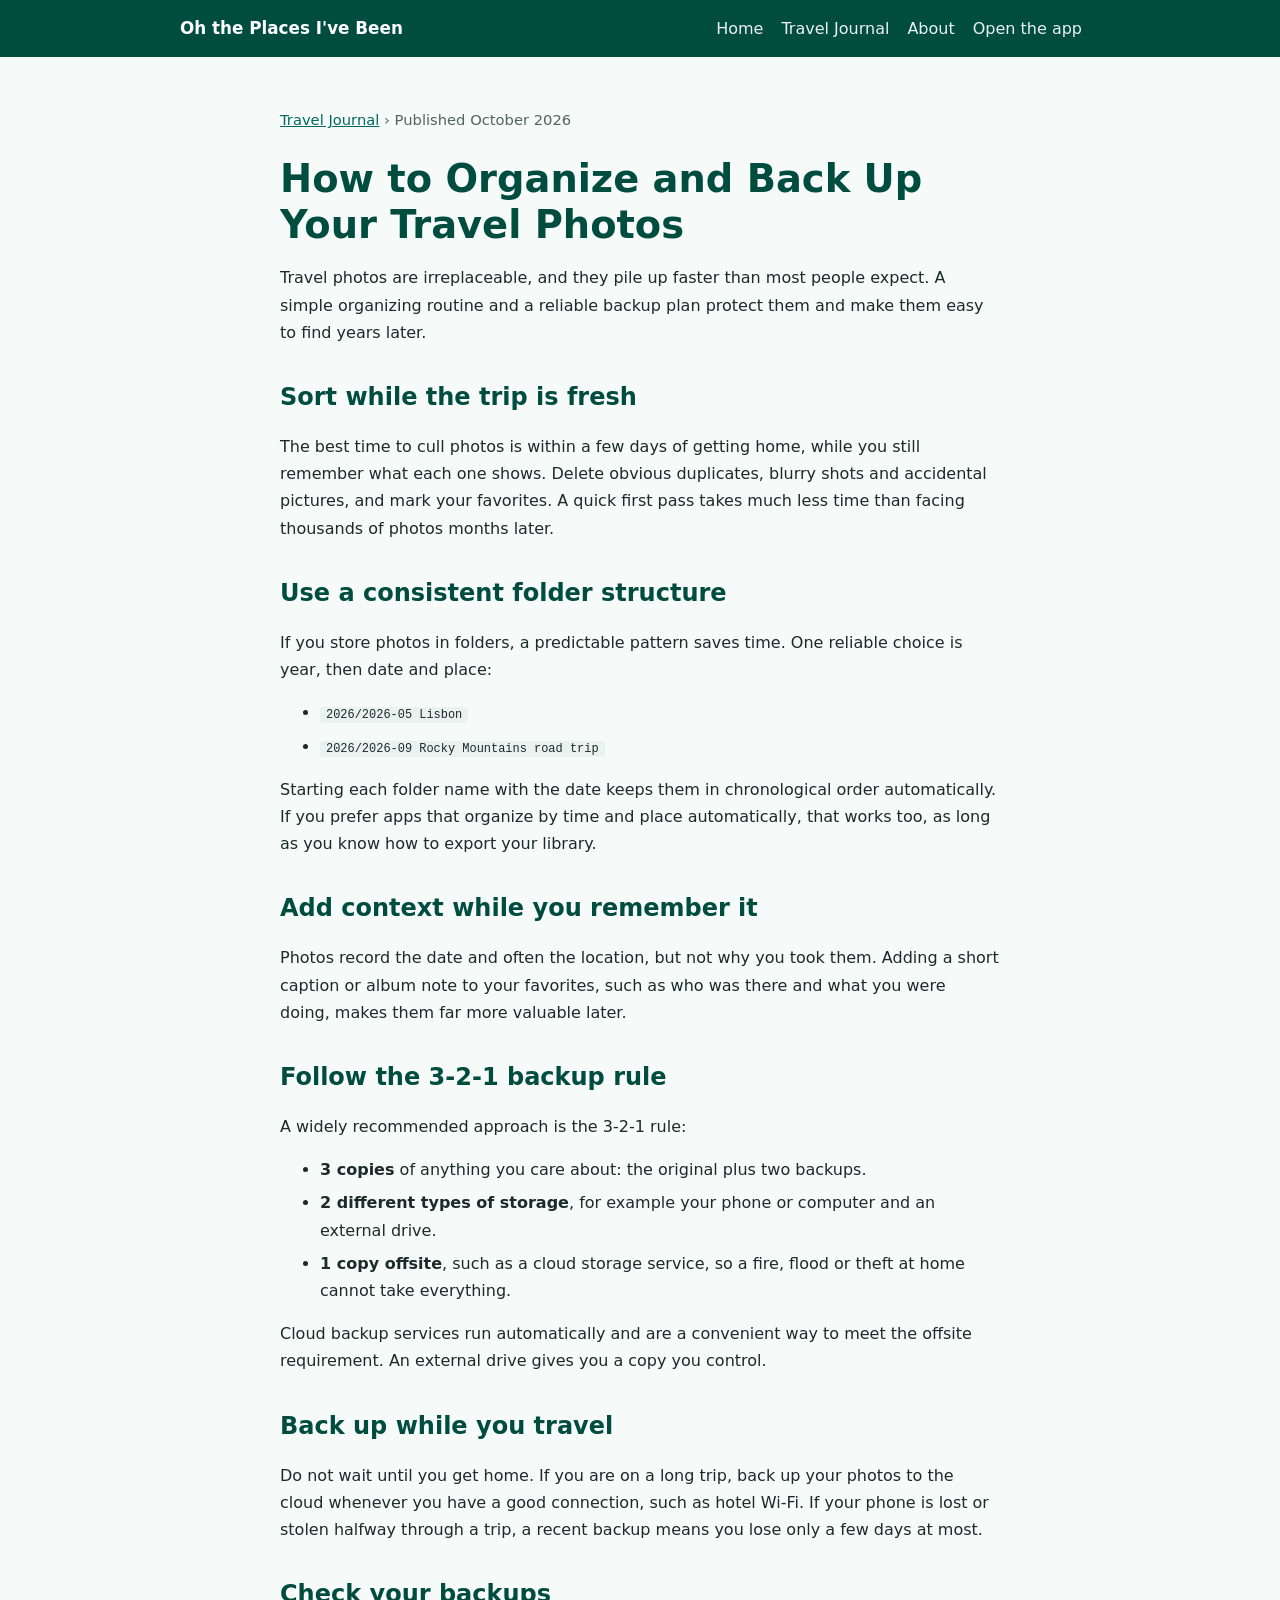
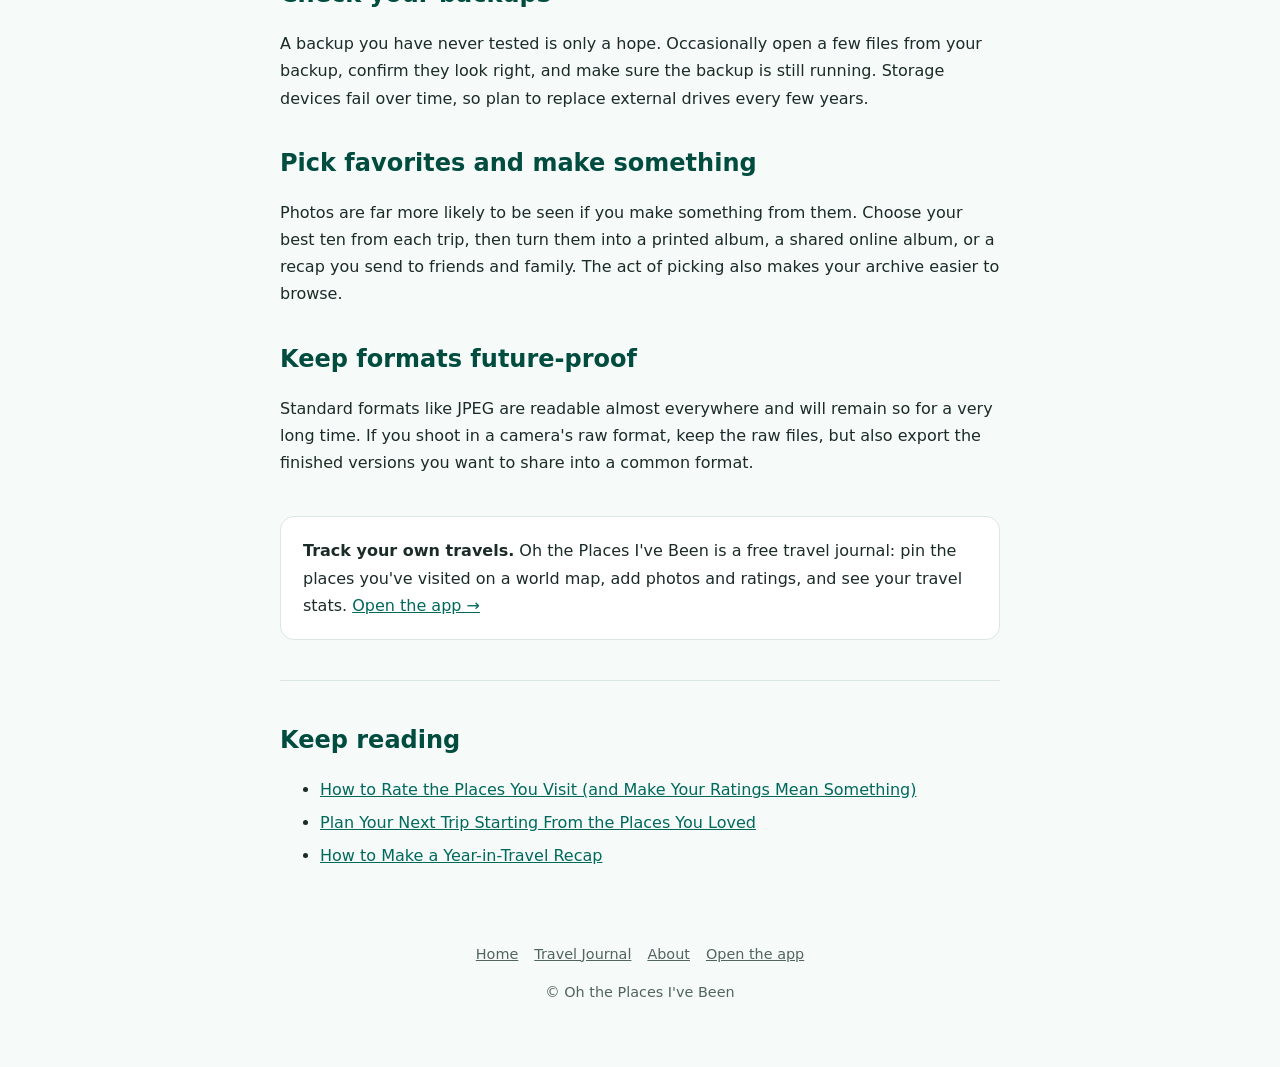
<file: travel-journal/organize-and-back-up-travel-photos/index.html>
<!doctype html>
<html lang="en">
<head>
<meta charset="utf-8">
<meta name="viewport" content="width=device-width, initial-scale=1">
<title>How to Organize and Back Up Your Travel Photos | Oh the Places I&#x27;ve Been</title>
<meta name="description" content="A simple system for sorting, naming and protecting the photos from your trips, so you never lose them or spend hours hunting for them.">
<link rel="canonical" href="https://lmdoyle.github.io/travel-journal/organize-and-back-up-travel-photos/">
<link rel="stylesheet" href="/style.css">
</head>
<body>
<header class="site-header"><div class="in">
<a class="brand" href="/">Oh the Places I've Been</a>
<nav><a href="/">Home</a><a href="/travel-journal/">Travel Journal</a><a href="/about/">About</a><a href="/oh-the-places-ive-been/">Open the app</a></nav>
</div></header>

<main>
<article>
<p class="meta"><a href="/travel-journal/">Travel Journal</a> &rsaquo; Published October 2026</p>
<h1 class="page">How to Organize and Back Up Your Travel Photos</h1>

<p>Travel photos are irreplaceable, and they pile up faster than most people expect. A simple organizing routine and a reliable backup plan protect them and make them easy to find years later.</p>

<h2>Sort while the trip is fresh</h2>
<p>The best time to cull photos is within a few days of getting home, while you still remember what each one shows. Delete obvious duplicates, blurry shots and accidental pictures, and mark your favorites. A quick first pass takes much less time than facing thousands of photos months later.</p>

<h2>Use a consistent folder structure</h2>
<p>If you store photos in folders, a predictable pattern saves time. One reliable choice is year, then date and place:</p>
<ul>
<li><code>2026/2026-05 Lisbon</code></li>
<li><code>2026/2026-09 Rocky Mountains road trip</code></li>
</ul>
<p>Starting each folder name with the date keeps them in chronological order automatically. If you prefer apps that organize by time and place automatically, that works too, as long as you know how to export your library.</p>

<h2>Add context while you remember it</h2>
<p>Photos record the date and often the location, but not why you took them. Adding a short caption or album note to your favorites, such as who was there and what you were doing, makes them far more valuable later.</p>

<h2>Follow the 3-2-1 backup rule</h2>
<p>A widely recommended approach is the 3-2-1 rule:</p>
<ul>
<li><strong>3 copies</strong> of anything you care about: the original plus two backups.</li>
<li><strong>2 different types of storage</strong>, for example your phone or computer and an external drive.</li>
<li><strong>1 copy offsite</strong>, such as a cloud storage service, so a fire, flood or theft at home cannot take everything.</li>
</ul>
<p>Cloud backup services run automatically and are a convenient way to meet the offsite requirement. An external drive gives you a copy you control.</p>

<h2>Back up while you travel</h2>
<p>Do not wait until you get home. If you are on a long trip, back up your photos to the cloud whenever you have a good connection, such as hotel Wi-Fi. If your phone is lost or stolen halfway through a trip, a recent backup means you lose only a few days at most.</p>

<h2>Check your backups</h2>
<p>A backup you have never tested is only a hope. Occasionally open a few files from your backup, confirm they look right, and make sure the backup is still running. Storage devices fail over time, so plan to replace external drives every few years.</p>

<h2>Pick favorites and make something</h2>
<p>Photos are far more likely to be seen if you make something from them. Choose your best ten from each trip, then turn them into a printed album, a shared online album, or a recap you send to friends and family. The act of picking also makes your archive easier to browse.</p>

<h2>Keep formats future-proof</h2>
<p>Standard formats like JPEG are readable almost everywhere and will remain so for a very long time. If you shoot in a camera's raw format, keep the raw files, but also export the finished versions you want to share into a common format.</p>

</article>
<div class="cta"><strong>Track your own travels.</strong> Oh the Places I've Been is a free travel journal: pin the places you've visited on a world map, add photos and ratings, and see your travel stats. <a href="/oh-the-places-ive-been/">Open the app &rarr;</a></div>
<div class="related"><h2>Keep reading</h2><ul><li><a href="/travel-journal/how-to-rate-places-you-visit/">How to Rate the Places You Visit (and Make Your Ratings Mean Something)</a></li><li><a href="/travel-journal/plan-your-next-trip-from-places-you-loved/">Plan Your Next Trip Starting From the Places You Loved</a></li><li><a href="/travel-journal/year-in-travel-recap/">How to Make a Year-in-Travel Recap</a></li></ul></div>
</main>
<footer>
<div><a href="/">Home</a><a href="/travel-journal/">Travel Journal</a><a href="/about/">About</a><a href="/oh-the-places-ive-been/">Open the app</a></div>
<p>&copy; Oh the Places I've Been</p>
</footer>
</body>
</html>
</file>
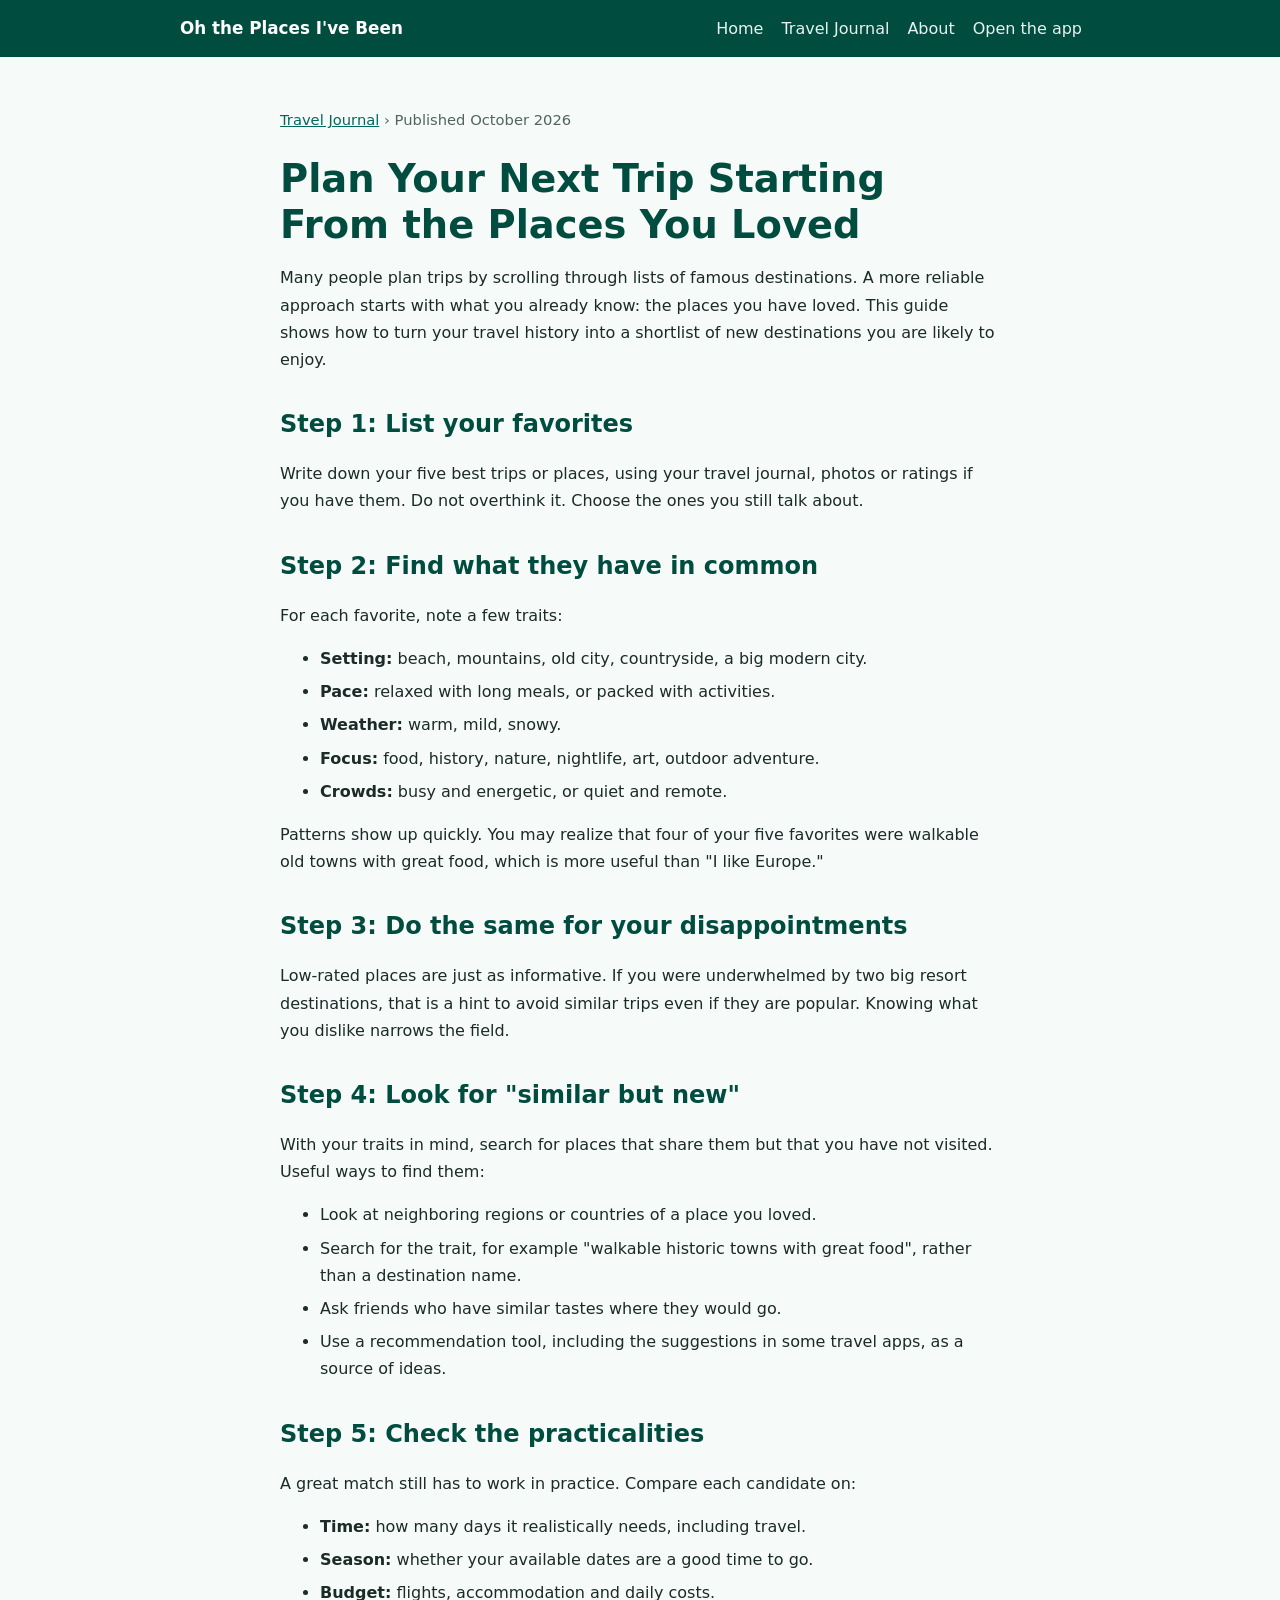
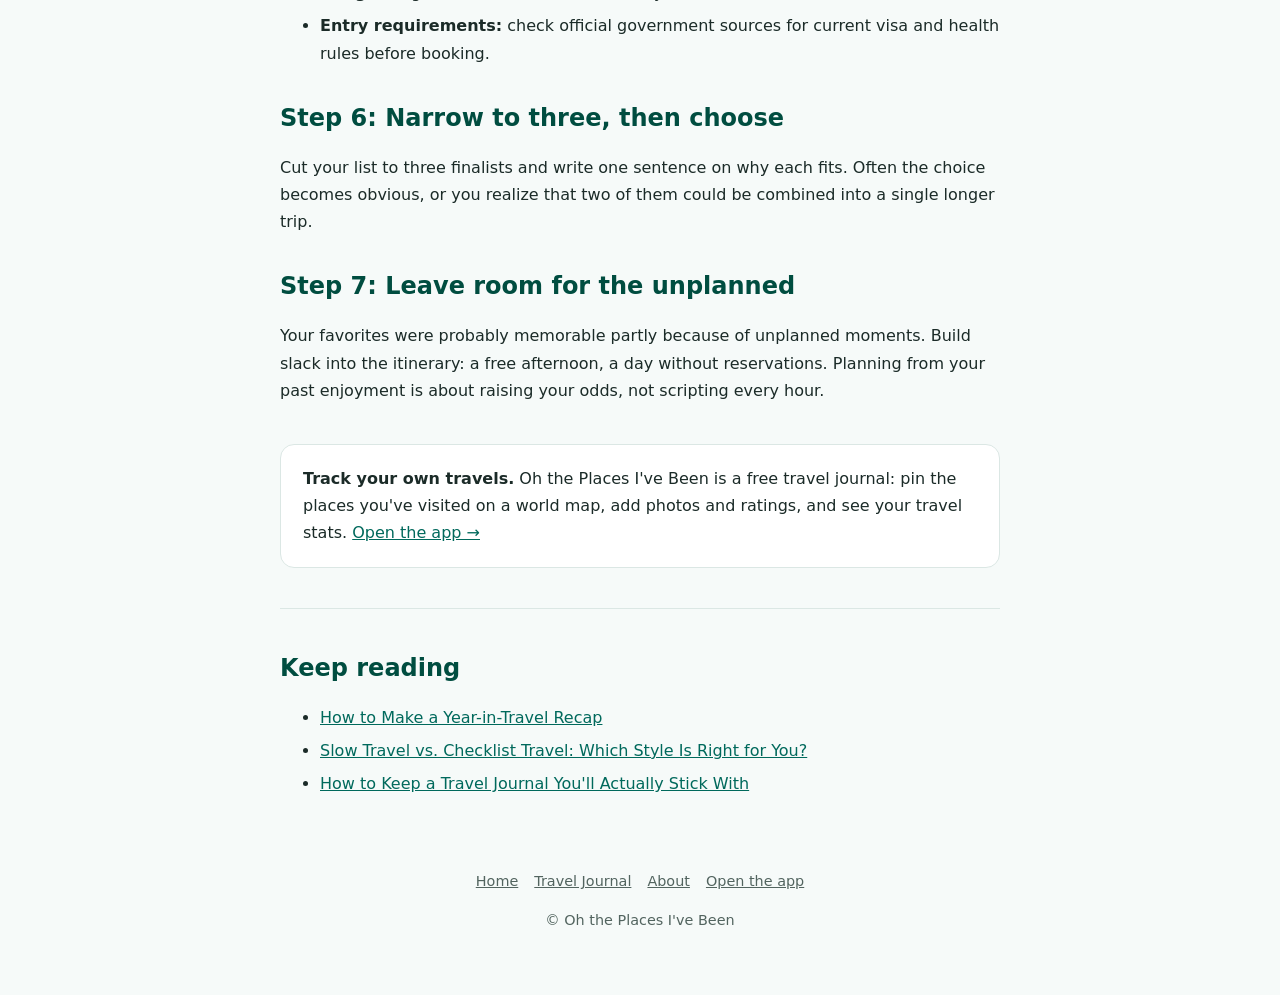
<file: travel-journal/plan-your-next-trip-from-places-you-loved/index.html>
<!doctype html>
<html lang="en">
<head>
<meta charset="utf-8">
<meta name="viewport" content="width=device-width, initial-scale=1">
<title>Plan Your Next Trip Starting From the Places You Loved | Oh the Places I&#x27;ve Been</title>
<meta name="description" content="A step-by-step method for turning your past favorite destinations into a shortlist of new places that suit your taste, budget and schedule.">
<link rel="canonical" href="https://lmdoyle.github.io/travel-journal/plan-your-next-trip-from-places-you-loved/">
<link rel="stylesheet" href="/style.css">
</head>
<body>
<header class="site-header"><div class="in">
<a class="brand" href="/">Oh the Places I've Been</a>
<nav><a href="/">Home</a><a href="/travel-journal/">Travel Journal</a><a href="/about/">About</a><a href="/oh-the-places-ive-been/">Open the app</a></nav>
</div></header>

<main>
<article>
<p class="meta"><a href="/travel-journal/">Travel Journal</a> &rsaquo; Published October 2026</p>
<h1 class="page">Plan Your Next Trip Starting From the Places You Loved</h1>

<p>Many people plan trips by scrolling through lists of famous destinations. A more reliable approach starts with what you already know: the places you have loved. This guide shows how to turn your travel history into a shortlist of new destinations you are likely to enjoy.</p>

<h2>Step 1: List your favorites</h2>
<p>Write down your five best trips or places, using your travel journal, photos or ratings if you have them. Do not overthink it. Choose the ones you still talk about.</p>

<h2>Step 2: Find what they have in common</h2>
<p>For each favorite, note a few traits:</p>
<ul>
<li><strong>Setting:</strong> beach, mountains, old city, countryside, a big modern city.</li>
<li><strong>Pace:</strong> relaxed with long meals, or packed with activities.</li>
<li><strong>Weather:</strong> warm, mild, snowy.</li>
<li><strong>Focus:</strong> food, history, nature, nightlife, art, outdoor adventure.</li>
<li><strong>Crowds:</strong> busy and energetic, or quiet and remote.</li>
</ul>
<p>Patterns show up quickly. You may realize that four of your five favorites were walkable old towns with great food, which is more useful than "I like Europe."</p>

<h2>Step 3: Do the same for your disappointments</h2>
<p>Low-rated places are just as informative. If you were underwhelmed by two big resort destinations, that is a hint to avoid similar trips even if they are popular. Knowing what you dislike narrows the field.</p>

<h2>Step 4: Look for "similar but new"</h2>
<p>With your traits in mind, search for places that share them but that you have not visited. Useful ways to find them:</p>
<ul>
<li>Look at neighboring regions or countries of a place you loved.</li>
<li>Search for the trait, for example "walkable historic towns with great food", rather than a destination name.</li>
<li>Ask friends who have similar tastes where they would go.</li>
<li>Use a recommendation tool, including the suggestions in some travel apps, as a source of ideas.</li>
</ul>

<h2>Step 5: Check the practicalities</h2>
<p>A great match still has to work in practice. Compare each candidate on:</p>
<ul>
<li><strong>Time:</strong> how many days it realistically needs, including travel.</li>
<li><strong>Season:</strong> whether your available dates are a good time to go.</li>
<li><strong>Budget:</strong> flights, accommodation and daily costs.</li>
<li><strong>Entry requirements:</strong> check official government sources for current visa and health rules before booking.</li>
</ul>

<h2>Step 6: Narrow to three, then choose</h2>
<p>Cut your list to three finalists and write one sentence on why each fits. Often the choice becomes obvious, or you realize that two of them could be combined into a single longer trip.</p>

<h2>Step 7: Leave room for the unplanned</h2>
<p>Your favorites were probably memorable partly because of unplanned moments. Build slack into the itinerary: a free afternoon, a day without reservations. Planning from your past enjoyment is about raising your odds, not scripting every hour.</p>

</article>
<div class="cta"><strong>Track your own travels.</strong> Oh the Places I've Been is a free travel journal: pin the places you've visited on a world map, add photos and ratings, and see your travel stats. <a href="/oh-the-places-ive-been/">Open the app &rarr;</a></div>
<div class="related"><h2>Keep reading</h2><ul><li><a href="/travel-journal/year-in-travel-recap/">How to Make a Year-in-Travel Recap</a></li><li><a href="/travel-journal/slow-travel-vs-checklist-travel/">Slow Travel vs. Checklist Travel: Which Style Is Right for You?</a></li><li><a href="/travel-journal/keep-a-travel-journal/">How to Keep a Travel Journal You&#x27;ll Actually Stick With</a></li></ul></div>
</main>
<footer>
<div><a href="/">Home</a><a href="/travel-journal/">Travel Journal</a><a href="/about/">About</a><a href="/oh-the-places-ive-been/">Open the app</a></div>
<p>&copy; Oh the Places I've Been</p>
</footer>
</body>
</html>
</file>
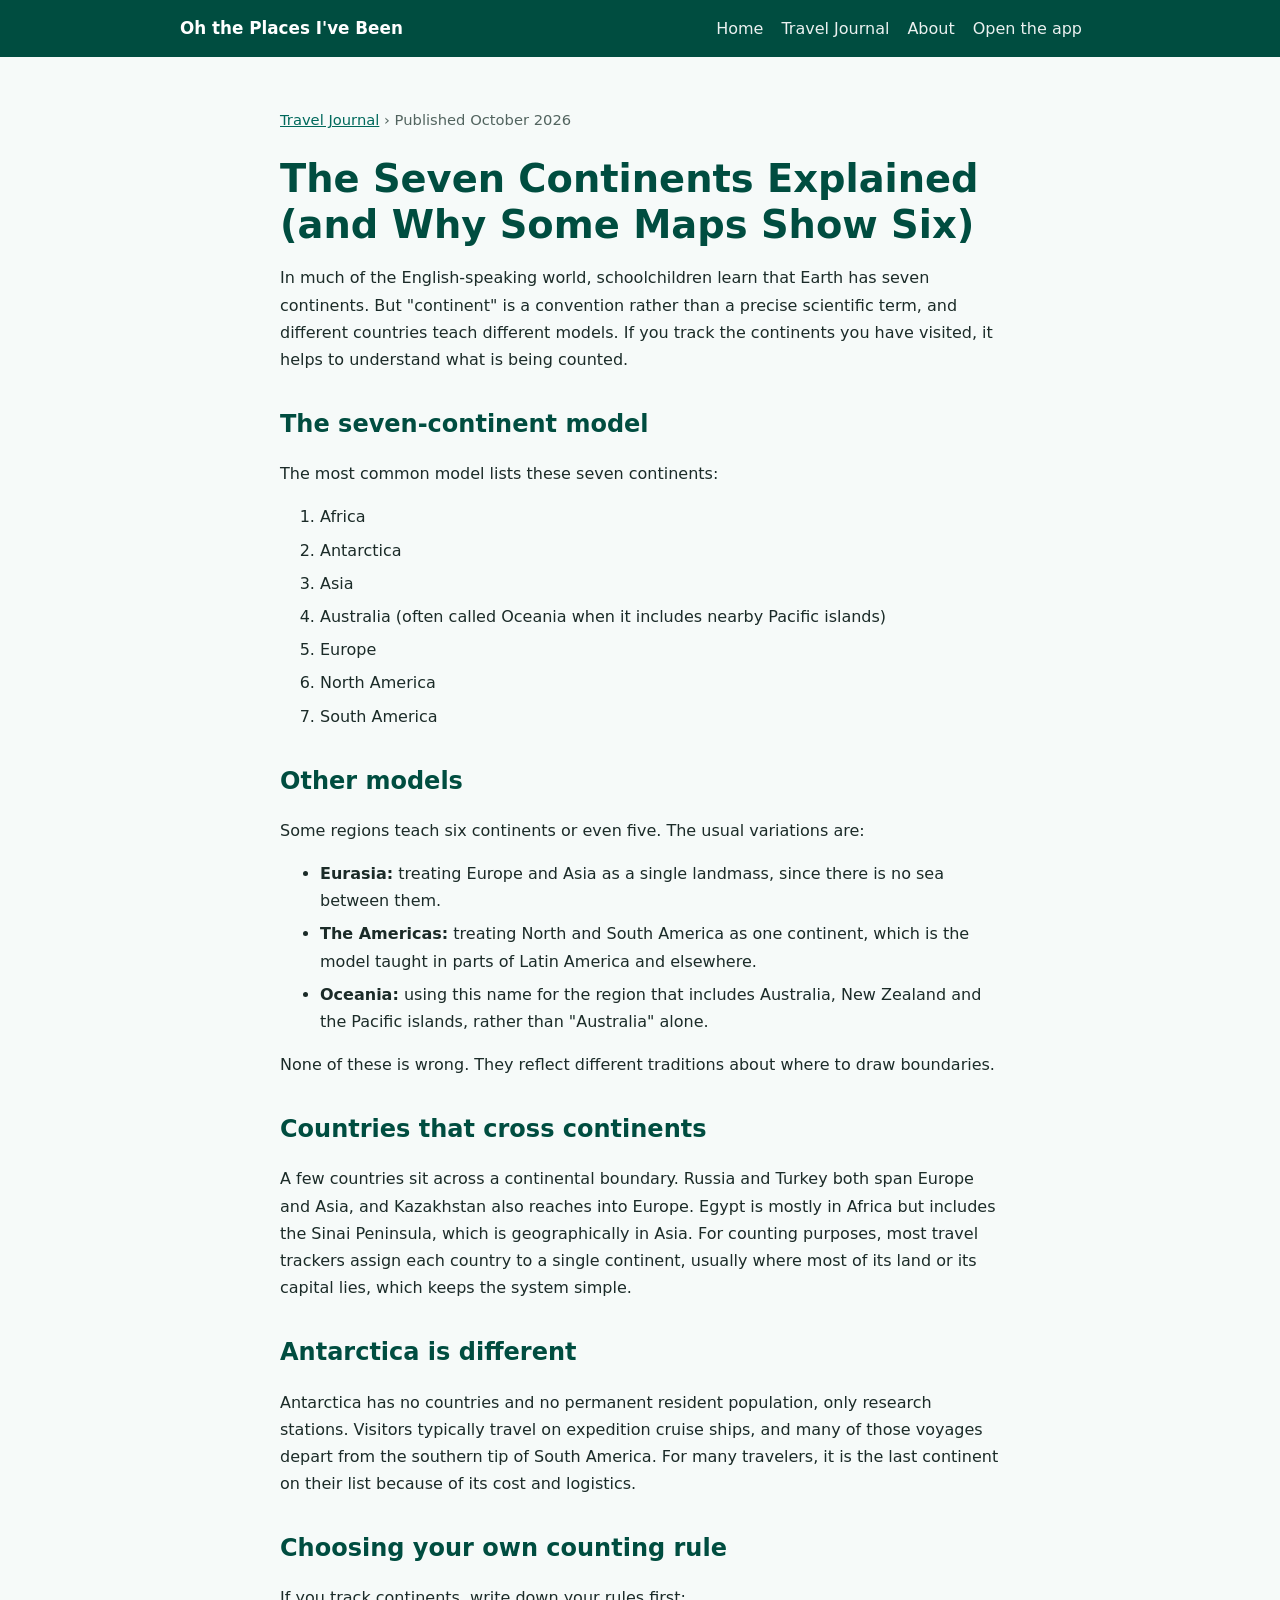
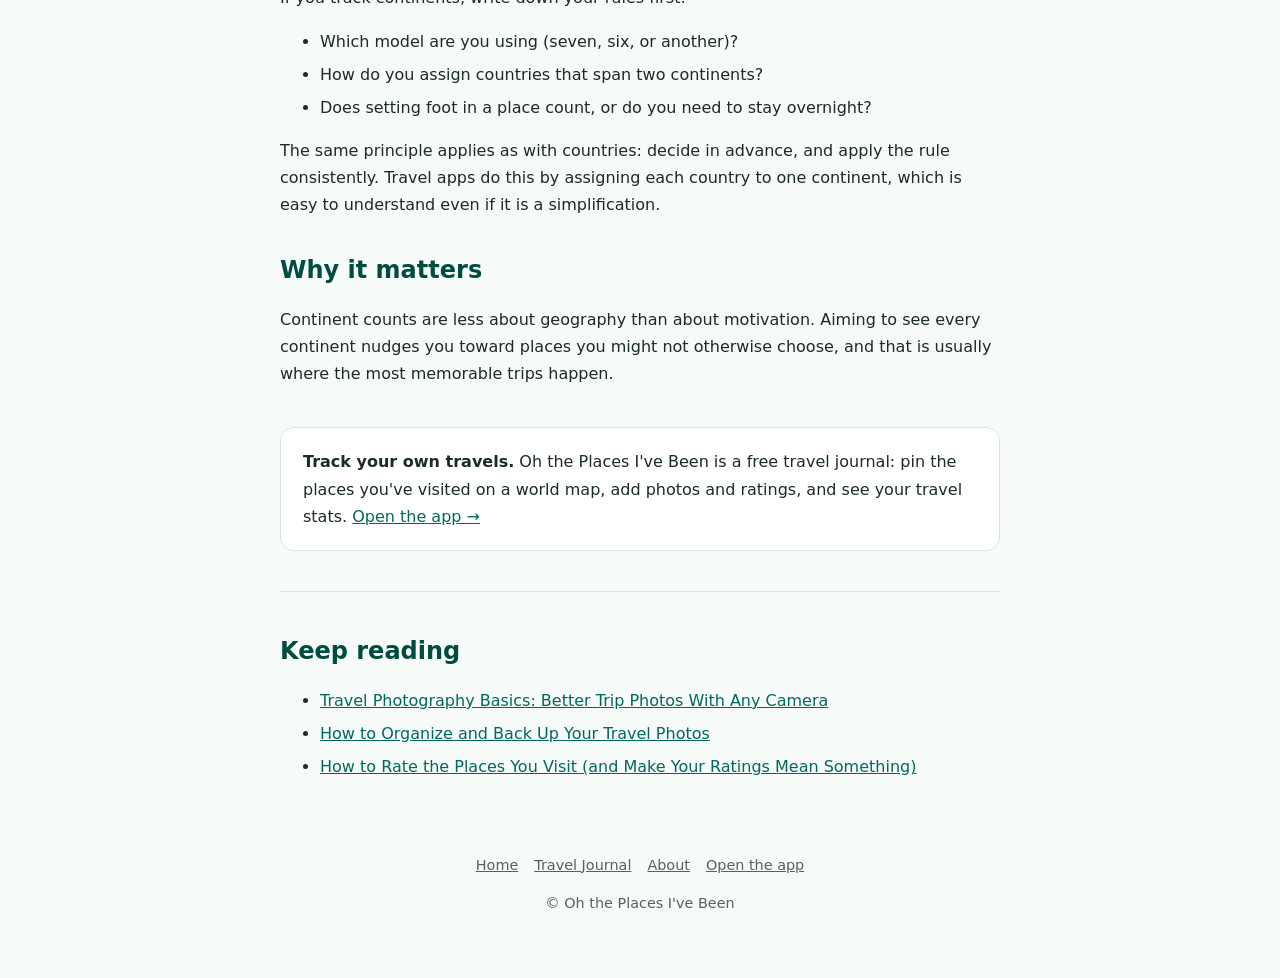
<file: travel-journal/seven-continents-explained/index.html>
<!doctype html>
<html lang="en">
<head>
<meta charset="utf-8">
<meta name="viewport" content="width=device-width, initial-scale=1">
<title>The Seven Continents Explained (and Why Some Maps Show Six) | Oh the Places I&#x27;ve Been</title>
<meta name="description" content="A clear explanation of the seven-continent model, the alternatives used elsewhere, and how continents work for travelers who want to count them.">
<link rel="canonical" href="https://lmdoyle.github.io/travel-journal/seven-continents-explained/">
<link rel="stylesheet" href="/style.css">
</head>
<body>
<header class="site-header"><div class="in">
<a class="brand" href="/">Oh the Places I've Been</a>
<nav><a href="/">Home</a><a href="/travel-journal/">Travel Journal</a><a href="/about/">About</a><a href="/oh-the-places-ive-been/">Open the app</a></nav>
</div></header>

<main>
<article>
<p class="meta"><a href="/travel-journal/">Travel Journal</a> &rsaquo; Published October 2026</p>
<h1 class="page">The Seven Continents Explained (and Why Some Maps Show Six)</h1>

<p>In much of the English-speaking world, schoolchildren learn that Earth has seven continents. But "continent" is a convention rather than a precise scientific term, and different countries teach different models. If you track the continents you have visited, it helps to understand what is being counted.</p>

<h2>The seven-continent model</h2>
<p>The most common model lists these seven continents:</p>
<ol>
<li>Africa</li>
<li>Antarctica</li>
<li>Asia</li>
<li>Australia (often called Oceania when it includes nearby Pacific islands)</li>
<li>Europe</li>
<li>North America</li>
<li>South America</li>
</ol>

<h2>Other models</h2>
<p>Some regions teach six continents or even five. The usual variations are:</p>
<ul>
<li><strong>Eurasia:</strong> treating Europe and Asia as a single landmass, since there is no sea between them.</li>
<li><strong>The Americas:</strong> treating North and South America as one continent, which is the model taught in parts of Latin America and elsewhere.</li>
<li><strong>Oceania:</strong> using this name for the region that includes Australia, New Zealand and the Pacific islands, rather than "Australia" alone.</li>
</ul>
<p>None of these is wrong. They reflect different traditions about where to draw boundaries.</p>

<h2>Countries that cross continents</h2>
<p>A few countries sit across a continental boundary. Russia and Turkey both span Europe and Asia, and Kazakhstan also reaches into Europe. Egypt is mostly in Africa but includes the Sinai Peninsula, which is geographically in Asia. For counting purposes, most travel trackers assign each country to a single continent, usually where most of its land or its capital lies, which keeps the system simple.</p>

<h2>Antarctica is different</h2>
<p>Antarctica has no countries and no permanent resident population, only research stations. Visitors typically travel on expedition cruise ships, and many of those voyages depart from the southern tip of South America. For many travelers, it is the last continent on their list because of its cost and logistics.</p>

<h2>Choosing your own counting rule</h2>
<p>If you track continents, write down your rules first:</p>
<ul>
<li>Which model are you using (seven, six, or another)?</li>
<li>How do you assign countries that span two continents?</li>
<li>Does setting foot in a place count, or do you need to stay overnight?</li>
</ul>
<p>The same principle applies as with countries: decide in advance, and apply the rule consistently. Travel apps do this by assigning each country to one continent, which is easy to understand even if it is a simplification.</p>

<h2>Why it matters</h2>
<p>Continent counts are less about geography than about motivation. Aiming to see every continent nudges you toward places you might not otherwise choose, and that is usually where the most memorable trips happen.</p>

</article>
<div class="cta"><strong>Track your own travels.</strong> Oh the Places I've Been is a free travel journal: pin the places you've visited on a world map, add photos and ratings, and see your travel stats. <a href="/oh-the-places-ive-been/">Open the app &rarr;</a></div>
<div class="related"><h2>Keep reading</h2><ul><li><a href="/travel-journal/travel-photography-basics/">Travel Photography Basics: Better Trip Photos With Any Camera</a></li><li><a href="/travel-journal/organize-and-back-up-travel-photos/">How to Organize and Back Up Your Travel Photos</a></li><li><a href="/travel-journal/how-to-rate-places-you-visit/">How to Rate the Places You Visit (and Make Your Ratings Mean Something)</a></li></ul></div>
</main>
<footer>
<div><a href="/">Home</a><a href="/travel-journal/">Travel Journal</a><a href="/about/">About</a><a href="/oh-the-places-ive-been/">Open the app</a></div>
<p>&copy; Oh the Places I've Been</p>
</footer>
</body>
</html>
</file>
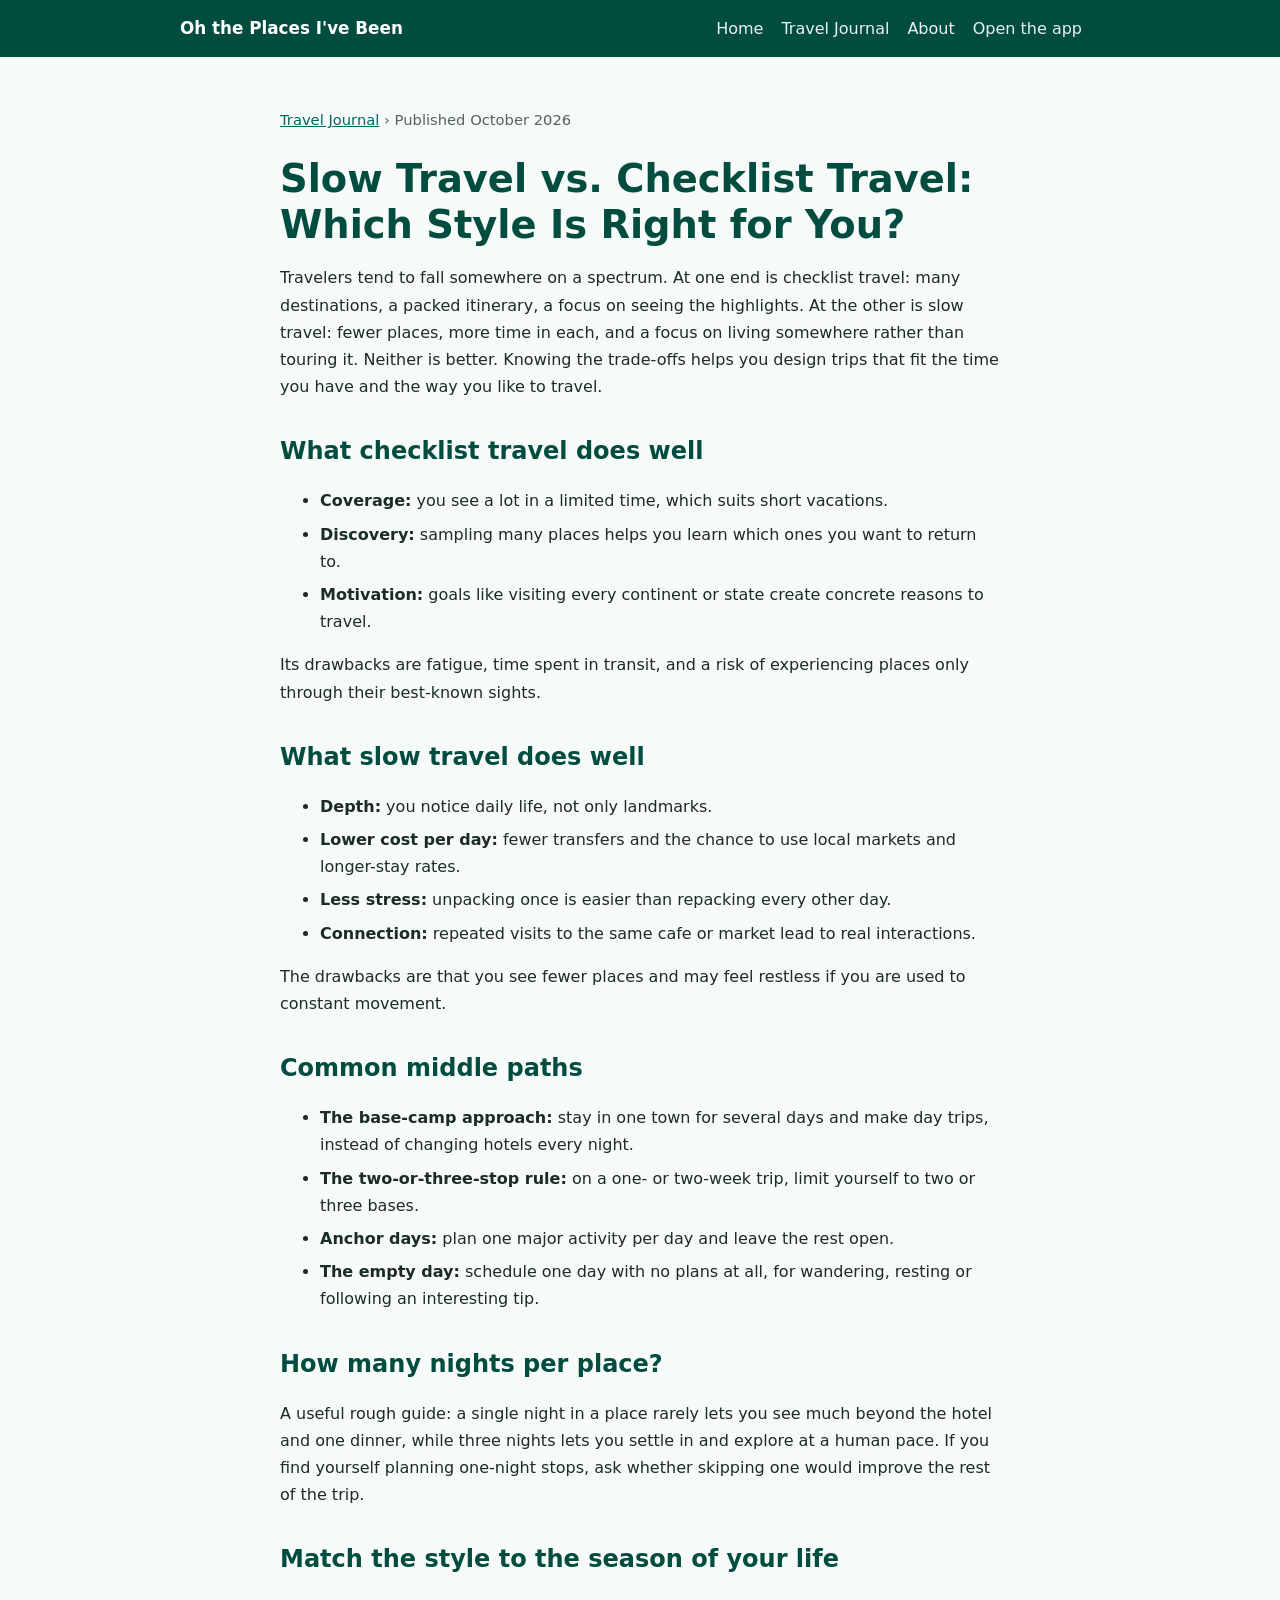
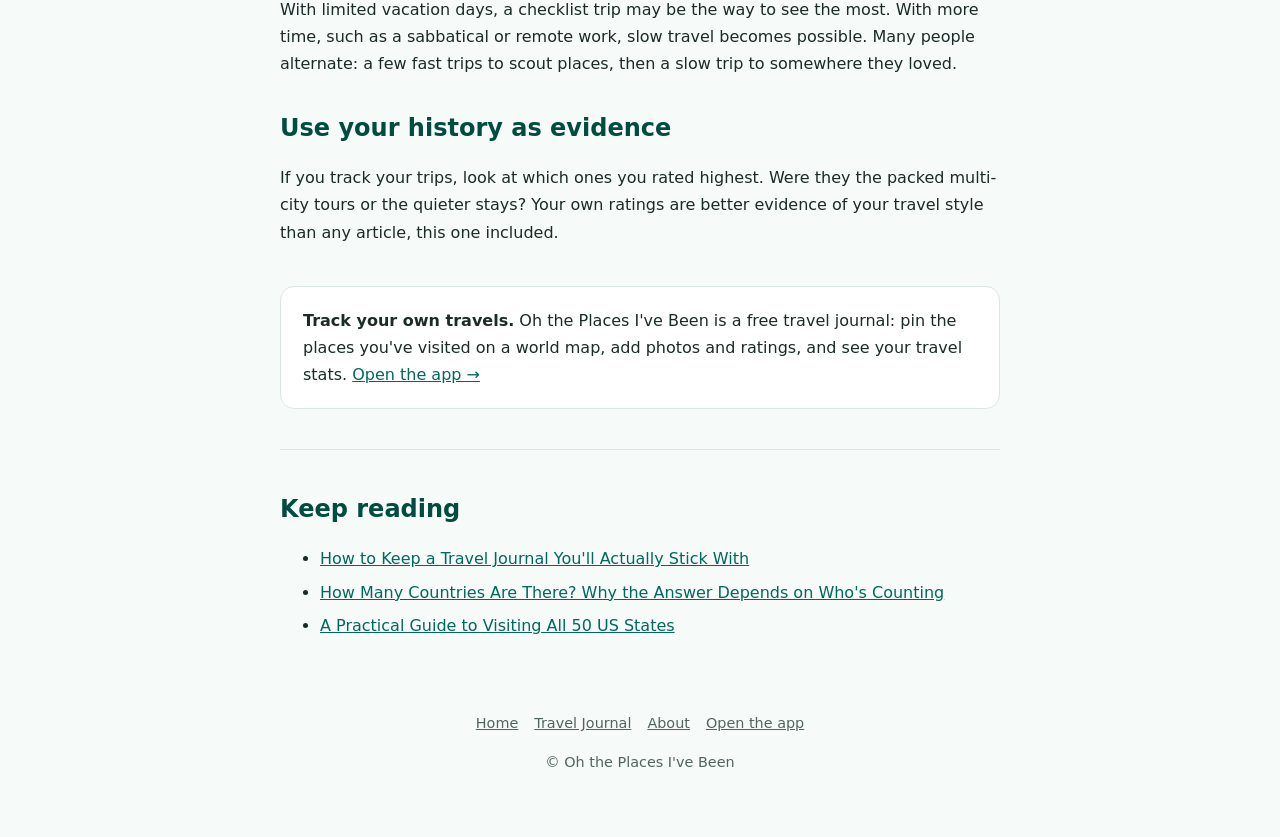
<file: travel-journal/slow-travel-vs-checklist-travel/index.html>
<!doctype html>
<html lang="en">
<head>
<meta charset="utf-8">
<meta name="viewport" content="width=device-width, initial-scale=1">
<title>Slow Travel vs. Checklist Travel: Which Style Is Right for You? | Oh the Places I&#x27;ve Been</title>
<meta name="description" content="A comparison of fast, many-stops itineraries and slower, deeper trips, with practical ways to blend the two on your next vacation.">
<link rel="canonical" href="https://lmdoyle.github.io/travel-journal/slow-travel-vs-checklist-travel/">
<link rel="stylesheet" href="/style.css">
</head>
<body>
<header class="site-header"><div class="in">
<a class="brand" href="/">Oh the Places I've Been</a>
<nav><a href="/">Home</a><a href="/travel-journal/">Travel Journal</a><a href="/about/">About</a><a href="/oh-the-places-ive-been/">Open the app</a></nav>
</div></header>

<main>
<article>
<p class="meta"><a href="/travel-journal/">Travel Journal</a> &rsaquo; Published October 2026</p>
<h1 class="page">Slow Travel vs. Checklist Travel: Which Style Is Right for You?</h1>

<p>Travelers tend to fall somewhere on a spectrum. At one end is checklist travel: many destinations, a packed itinerary, a focus on seeing the highlights. At the other is slow travel: fewer places, more time in each, and a focus on living somewhere rather than touring it. Neither is better. Knowing the trade-offs helps you design trips that fit the time you have and the way you like to travel.</p>

<h2>What checklist travel does well</h2>
<ul>
<li><strong>Coverage:</strong> you see a lot in a limited time, which suits short vacations.</li>
<li><strong>Discovery:</strong> sampling many places helps you learn which ones you want to return to.</li>
<li><strong>Motivation:</strong> goals like visiting every continent or state create concrete reasons to travel.</li>
</ul>
<p>Its drawbacks are fatigue, time spent in transit, and a risk of experiencing places only through their best-known sights.</p>

<h2>What slow travel does well</h2>
<ul>
<li><strong>Depth:</strong> you notice daily life, not only landmarks.</li>
<li><strong>Lower cost per day:</strong> fewer transfers and the chance to use local markets and longer-stay rates.</li>
<li><strong>Less stress:</strong> unpacking once is easier than repacking every other day.</li>
<li><strong>Connection:</strong> repeated visits to the same cafe or market lead to real interactions.</li>
</ul>
<p>The drawbacks are that you see fewer places and may feel restless if you are used to constant movement.</p>

<h2>Common middle paths</h2>
<ul>
<li><strong>The base-camp approach:</strong> stay in one town for several days and make day trips, instead of changing hotels every night.</li>
<li><strong>The two-or-three-stop rule:</strong> on a one- or two-week trip, limit yourself to two or three bases.</li>
<li><strong>Anchor days:</strong> plan one major activity per day and leave the rest open.</li>
<li><strong>The empty day:</strong> schedule one day with no plans at all, for wandering, resting or following an interesting tip.</li>
</ul>

<h2>How many nights per place?</h2>
<p>A useful rough guide: a single night in a place rarely lets you see much beyond the hotel and one dinner, while three nights lets you settle in and explore at a human pace. If you find yourself planning one-night stops, ask whether skipping one would improve the rest of the trip.</p>

<h2>Match the style to the season of your life</h2>
<p>With limited vacation days, a checklist trip may be the way to see the most. With more time, such as a sabbatical or remote work, slow travel becomes possible. Many people alternate: a few fast trips to scout places, then a slow trip to somewhere they loved.</p>

<h2>Use your history as evidence</h2>
<p>If you track your trips, look at which ones you rated highest. Were they the packed multi-city tours or the quieter stays? Your own ratings are better evidence of your travel style than any article, this one included.</p>

</article>
<div class="cta"><strong>Track your own travels.</strong> Oh the Places I've Been is a free travel journal: pin the places you've visited on a world map, add photos and ratings, and see your travel stats. <a href="/oh-the-places-ive-been/">Open the app &rarr;</a></div>
<div class="related"><h2>Keep reading</h2><ul><li><a href="/travel-journal/keep-a-travel-journal/">How to Keep a Travel Journal You&#x27;ll Actually Stick With</a></li><li><a href="/travel-journal/how-many-countries-are-there/">How Many Countries Are There? Why the Answer Depends on Who&#x27;s Counting</a></li><li><a href="/travel-journal/us-states-travel-checklist/">A Practical Guide to Visiting All 50 US States</a></li></ul></div>
</main>
<footer>
<div><a href="/">Home</a><a href="/travel-journal/">Travel Journal</a><a href="/about/">About</a><a href="/oh-the-places-ive-been/">Open the app</a></div>
<p>&copy; Oh the Places I've Been</p>
</footer>
</body>
</html>
</file>
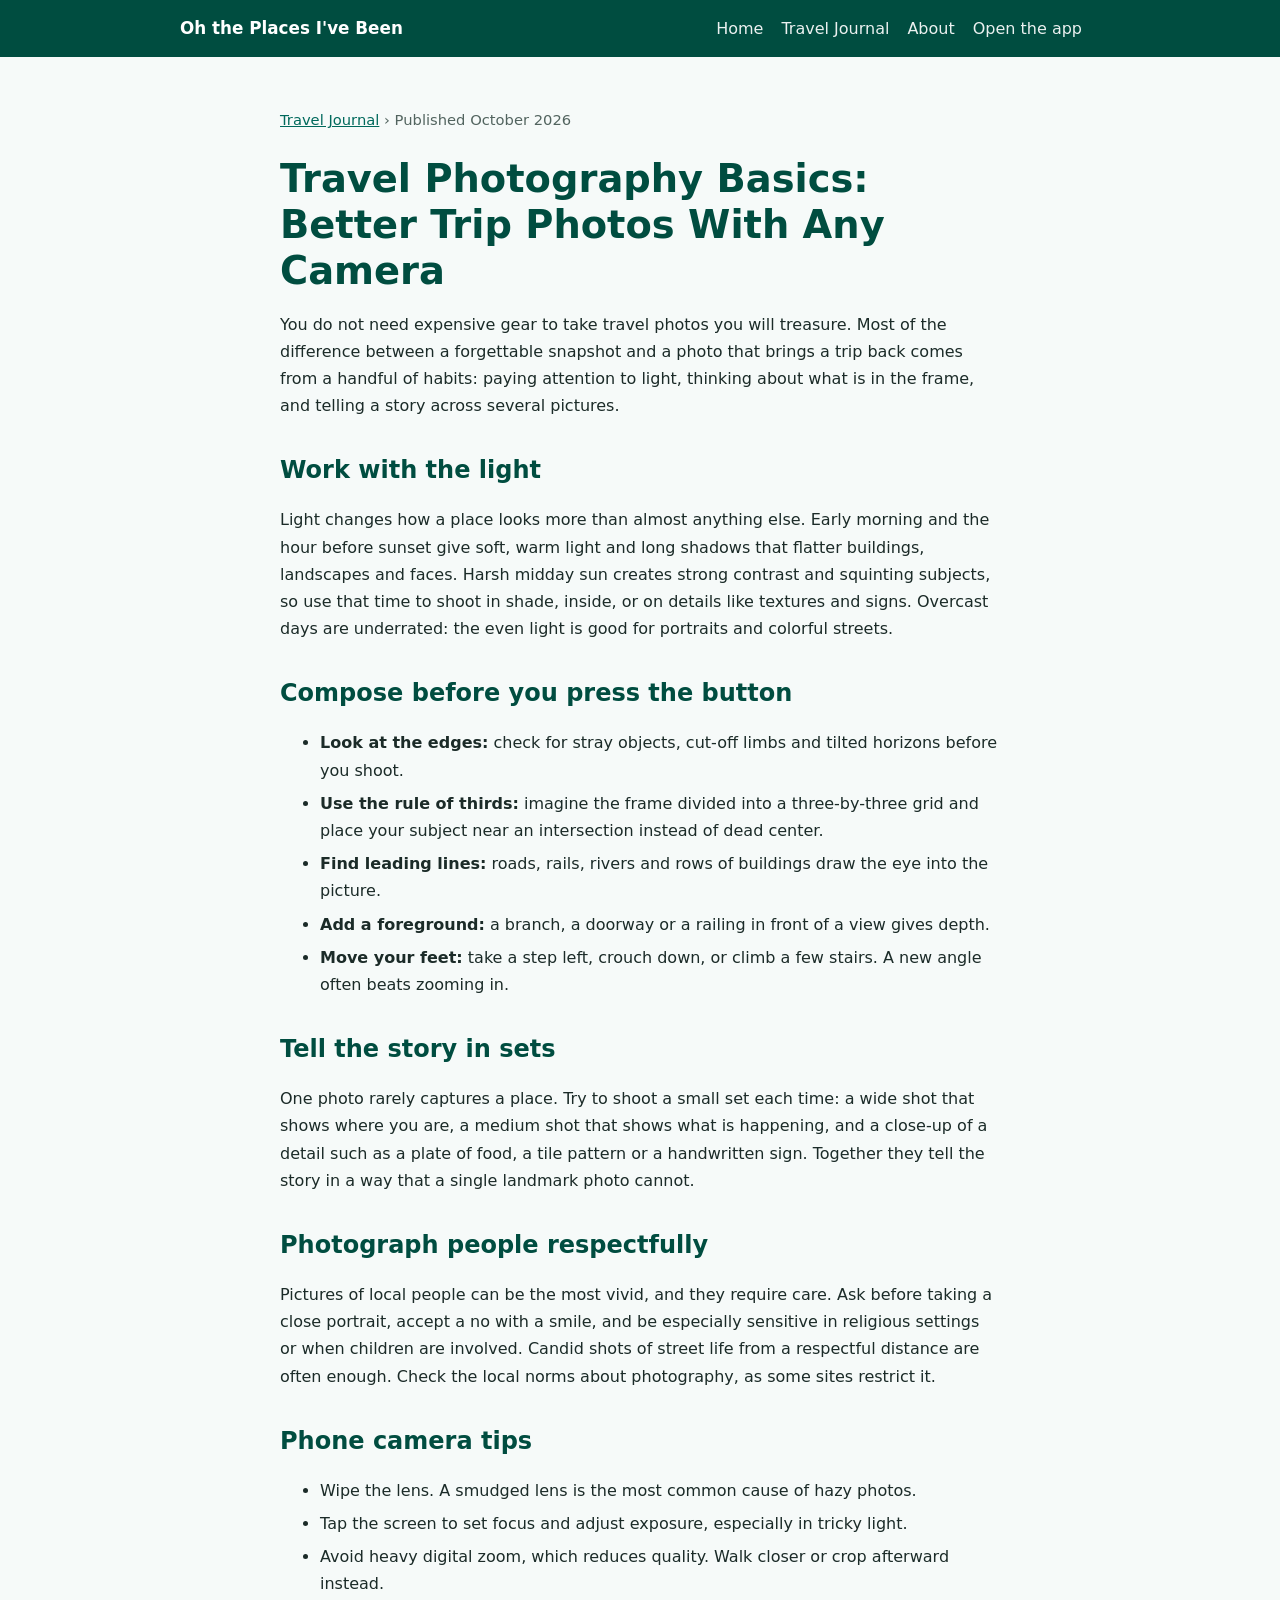
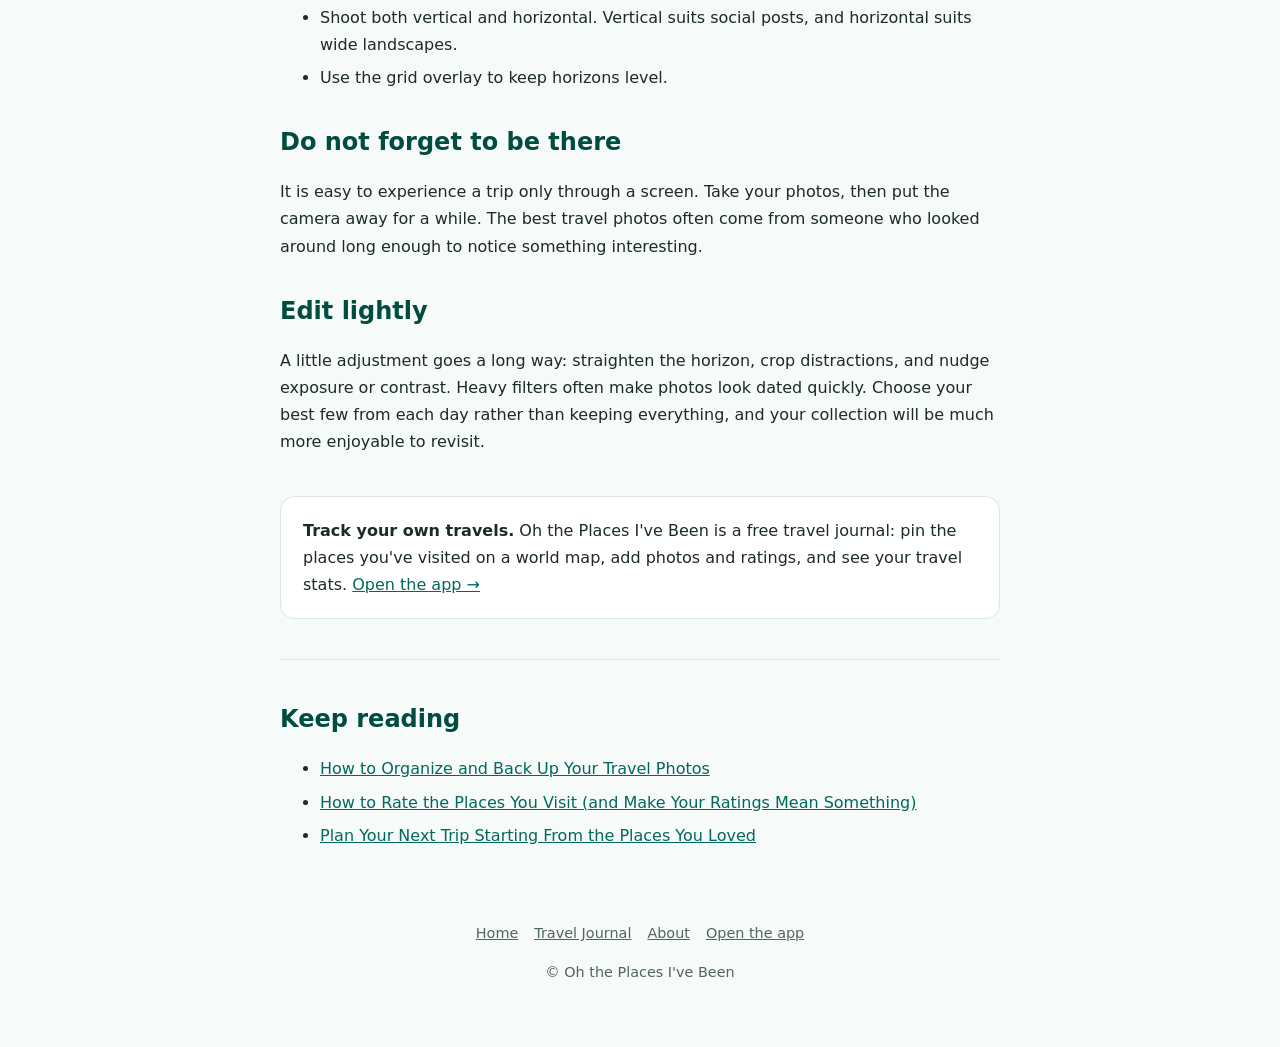
<file: travel-journal/travel-photography-basics/index.html>
<!doctype html>
<html lang="en">
<head>
<meta charset="utf-8">
<meta name="viewport" content="width=device-width, initial-scale=1">
<title>Travel Photography Basics: Better Trip Photos With Any Camera | Oh the Places I&#x27;ve Been</title>
<meta name="description" content="Simple, practical habits for taking travel photos you&#x27;ll want to look at again, whether you shoot on a phone or a dedicated camera.">
<link rel="canonical" href="https://lmdoyle.github.io/travel-journal/travel-photography-basics/">
<link rel="stylesheet" href="/style.css">
</head>
<body>
<header class="site-header"><div class="in">
<a class="brand" href="/">Oh the Places I've Been</a>
<nav><a href="/">Home</a><a href="/travel-journal/">Travel Journal</a><a href="/about/">About</a><a href="/oh-the-places-ive-been/">Open the app</a></nav>
</div></header>

<main>
<article>
<p class="meta"><a href="/travel-journal/">Travel Journal</a> &rsaquo; Published October 2026</p>
<h1 class="page">Travel Photography Basics: Better Trip Photos With Any Camera</h1>

<p>You do not need expensive gear to take travel photos you will treasure. Most of the difference between a forgettable snapshot and a photo that brings a trip back comes from a handful of habits: paying attention to light, thinking about what is in the frame, and telling a story across several pictures.</p>

<h2>Work with the light</h2>
<p>Light changes how a place looks more than almost anything else. Early morning and the hour before sunset give soft, warm light and long shadows that flatter buildings, landscapes and faces. Harsh midday sun creates strong contrast and squinting subjects, so use that time to shoot in shade, inside, or on details like textures and signs. Overcast days are underrated: the even light is good for portraits and colorful streets.</p>

<h2>Compose before you press the button</h2>
<ul>
<li><strong>Look at the edges:</strong> check for stray objects, cut-off limbs and tilted horizons before you shoot.</li>
<li><strong>Use the rule of thirds:</strong> imagine the frame divided into a three-by-three grid and place your subject near an intersection instead of dead center.</li>
<li><strong>Find leading lines:</strong> roads, rails, rivers and rows of buildings draw the eye into the picture.</li>
<li><strong>Add a foreground:</strong> a branch, a doorway or a railing in front of a view gives depth.</li>
<li><strong>Move your feet:</strong> take a step left, crouch down, or climb a few stairs. A new angle often beats zooming in.</li>
</ul>

<h2>Tell the story in sets</h2>
<p>One photo rarely captures a place. Try to shoot a small set each time: a wide shot that shows where you are, a medium shot that shows what is happening, and a close-up of a detail such as a plate of food, a tile pattern or a handwritten sign. Together they tell the story in a way that a single landmark photo cannot.</p>

<h2>Photograph people respectfully</h2>
<p>Pictures of local people can be the most vivid, and they require care. Ask before taking a close portrait, accept a no with a smile, and be especially sensitive in religious settings or when children are involved. Candid shots of street life from a respectful distance are often enough. Check the local norms about photography, as some sites restrict it.</p>

<h2>Phone camera tips</h2>
<ul>
<li>Wipe the lens. A smudged lens is the most common cause of hazy photos.</li>
<li>Tap the screen to set focus and adjust exposure, especially in tricky light.</li>
<li>Avoid heavy digital zoom, which reduces quality. Walk closer or crop afterward instead.</li>
<li>Shoot both vertical and horizontal. Vertical suits social posts, and horizontal suits wide landscapes.</li>
<li>Use the grid overlay to keep horizons level.</li>
</ul>

<h2>Do not forget to be there</h2>
<p>It is easy to experience a trip only through a screen. Take your photos, then put the camera away for a while. The best travel photos often come from someone who looked around long enough to notice something interesting.</p>

<h2>Edit lightly</h2>
<p>A little adjustment goes a long way: straighten the horizon, crop distractions, and nudge exposure or contrast. Heavy filters often make photos look dated quickly. Choose your best few from each day rather than keeping everything, and your collection will be much more enjoyable to revisit.</p>

</article>
<div class="cta"><strong>Track your own travels.</strong> Oh the Places I've Been is a free travel journal: pin the places you've visited on a world map, add photos and ratings, and see your travel stats. <a href="/oh-the-places-ive-been/">Open the app &rarr;</a></div>
<div class="related"><h2>Keep reading</h2><ul><li><a href="/travel-journal/organize-and-back-up-travel-photos/">How to Organize and Back Up Your Travel Photos</a></li><li><a href="/travel-journal/how-to-rate-places-you-visit/">How to Rate the Places You Visit (and Make Your Ratings Mean Something)</a></li><li><a href="/travel-journal/plan-your-next-trip-from-places-you-loved/">Plan Your Next Trip Starting From the Places You Loved</a></li></ul></div>
</main>
<footer>
<div><a href="/">Home</a><a href="/travel-journal/">Travel Journal</a><a href="/about/">About</a><a href="/oh-the-places-ive-been/">Open the app</a></div>
<p>&copy; Oh the Places I've Been</p>
</footer>
</body>
</html>
</file>
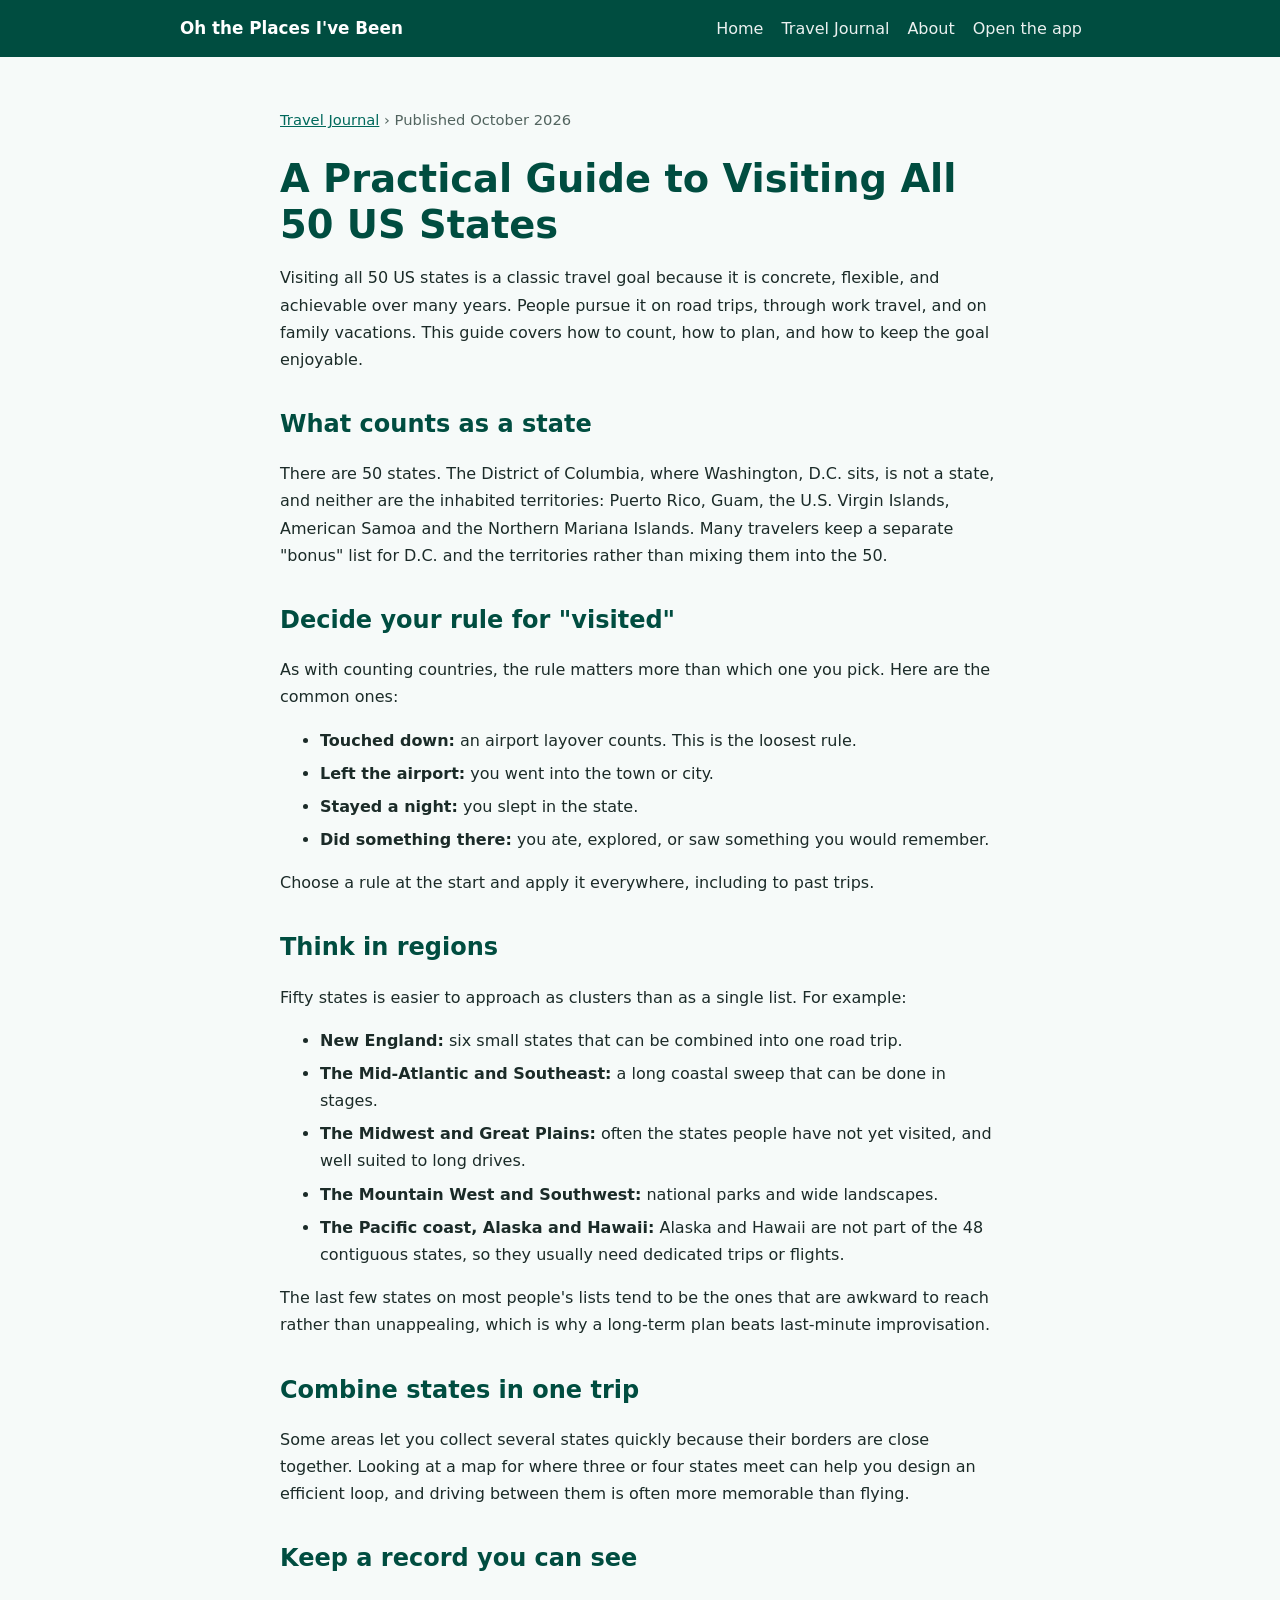
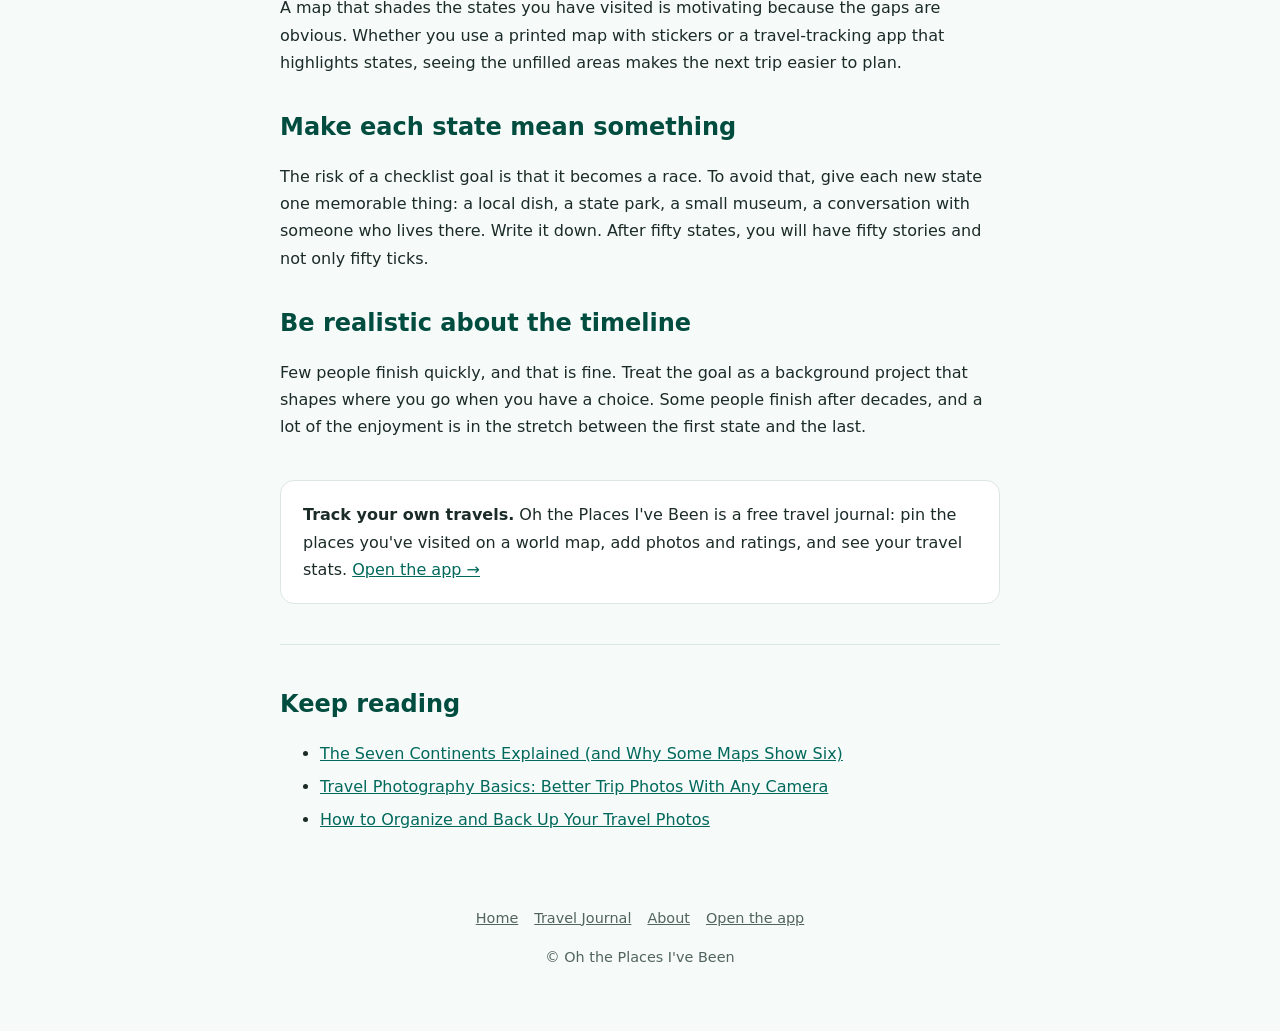
<file: travel-journal/us-states-travel-checklist/index.html>
<!doctype html>
<html lang="en">
<head>
<meta charset="utf-8">
<meta name="viewport" content="width=device-width, initial-scale=1">
<title>A Practical Guide to Visiting All 50 US States | Oh the Places I&#x27;ve Been</title>
<meta name="description" content="How to count the US states you&#x27;ve visited, what to do about DC and the territories, and how to plan a long-term 50-state goal without it feeling overwhelming.">
<link rel="canonical" href="https://lmdoyle.github.io/travel-journal/us-states-travel-checklist/">
<link rel="stylesheet" href="/style.css">
</head>
<body>
<header class="site-header"><div class="in">
<a class="brand" href="/">Oh the Places I've Been</a>
<nav><a href="/">Home</a><a href="/travel-journal/">Travel Journal</a><a href="/about/">About</a><a href="/oh-the-places-ive-been/">Open the app</a></nav>
</div></header>

<main>
<article>
<p class="meta"><a href="/travel-journal/">Travel Journal</a> &rsaquo; Published October 2026</p>
<h1 class="page">A Practical Guide to Visiting All 50 US States</h1>

<p>Visiting all 50 US states is a classic travel goal because it is concrete, flexible, and achievable over many years. People pursue it on road trips, through work travel, and on family vacations. This guide covers how to count, how to plan, and how to keep the goal enjoyable.</p>

<h2>What counts as a state</h2>
<p>There are 50 states. The District of Columbia, where Washington, D.C. sits, is not a state, and neither are the inhabited territories: Puerto Rico, Guam, the U.S. Virgin Islands, American Samoa and the Northern Mariana Islands. Many travelers keep a separate "bonus" list for D.C. and the territories rather than mixing them into the 50.</p>

<h2>Decide your rule for "visited"</h2>
<p>As with counting countries, the rule matters more than which one you pick. Here are the common ones:</p>
<ul>
<li><strong>Touched down:</strong> an airport layover counts. This is the loosest rule.</li>
<li><strong>Left the airport:</strong> you went into the town or city.</li>
<li><strong>Stayed a night:</strong> you slept in the state.</li>
<li><strong>Did something there:</strong> you ate, explored, or saw something you would remember.</li>
</ul>
<p>Choose a rule at the start and apply it everywhere, including to past trips.</p>

<h2>Think in regions</h2>
<p>Fifty states is easier to approach as clusters than as a single list. For example:</p>
<ul>
<li><strong>New England:</strong> six small states that can be combined into one road trip.</li>
<li><strong>The Mid-Atlantic and Southeast:</strong> a long coastal sweep that can be done in stages.</li>
<li><strong>The Midwest and Great Plains:</strong> often the states people have not yet visited, and well suited to long drives.</li>
<li><strong>The Mountain West and Southwest:</strong> national parks and wide landscapes.</li>
<li><strong>The Pacific coast, Alaska and Hawaii:</strong> Alaska and Hawaii are not part of the 48 contiguous states, so they usually need dedicated trips or flights.</li>
</ul>
<p>The last few states on most people's lists tend to be the ones that are awkward to reach rather than unappealing, which is why a long-term plan beats last-minute improvisation.</p>

<h2>Combine states in one trip</h2>
<p>Some areas let you collect several states quickly because their borders are close together. Looking at a map for where three or four states meet can help you design an efficient loop, and driving between them is often more memorable than flying.</p>

<h2>Keep a record you can see</h2>
<p>A map that shades the states you have visited is motivating because the gaps are obvious. Whether you use a printed map with stickers or a travel-tracking app that highlights states, seeing the unfilled areas makes the next trip easier to plan.</p>

<h2>Make each state mean something</h2>
<p>The risk of a checklist goal is that it becomes a race. To avoid that, give each new state one memorable thing: a local dish, a state park, a small museum, a conversation with someone who lives there. Write it down. After fifty states, you will have fifty stories and not only fifty ticks.</p>

<h2>Be realistic about the timeline</h2>
<p>Few people finish quickly, and that is fine. Treat the goal as a background project that shapes where you go when you have a choice. Some people finish after decades, and a lot of the enjoyment is in the stretch between the first state and the last.</p>

</article>
<div class="cta"><strong>Track your own travels.</strong> Oh the Places I've Been is a free travel journal: pin the places you've visited on a world map, add photos and ratings, and see your travel stats. <a href="/oh-the-places-ive-been/">Open the app &rarr;</a></div>
<div class="related"><h2>Keep reading</h2><ul><li><a href="/travel-journal/seven-continents-explained/">The Seven Continents Explained (and Why Some Maps Show Six)</a></li><li><a href="/travel-journal/travel-photography-basics/">Travel Photography Basics: Better Trip Photos With Any Camera</a></li><li><a href="/travel-journal/organize-and-back-up-travel-photos/">How to Organize and Back Up Your Travel Photos</a></li></ul></div>
</main>
<footer>
<div><a href="/">Home</a><a href="/travel-journal/">Travel Journal</a><a href="/about/">About</a><a href="/oh-the-places-ive-been/">Open the app</a></div>
<p>&copy; Oh the Places I've Been</p>
</footer>
</body>
</html>
</file>
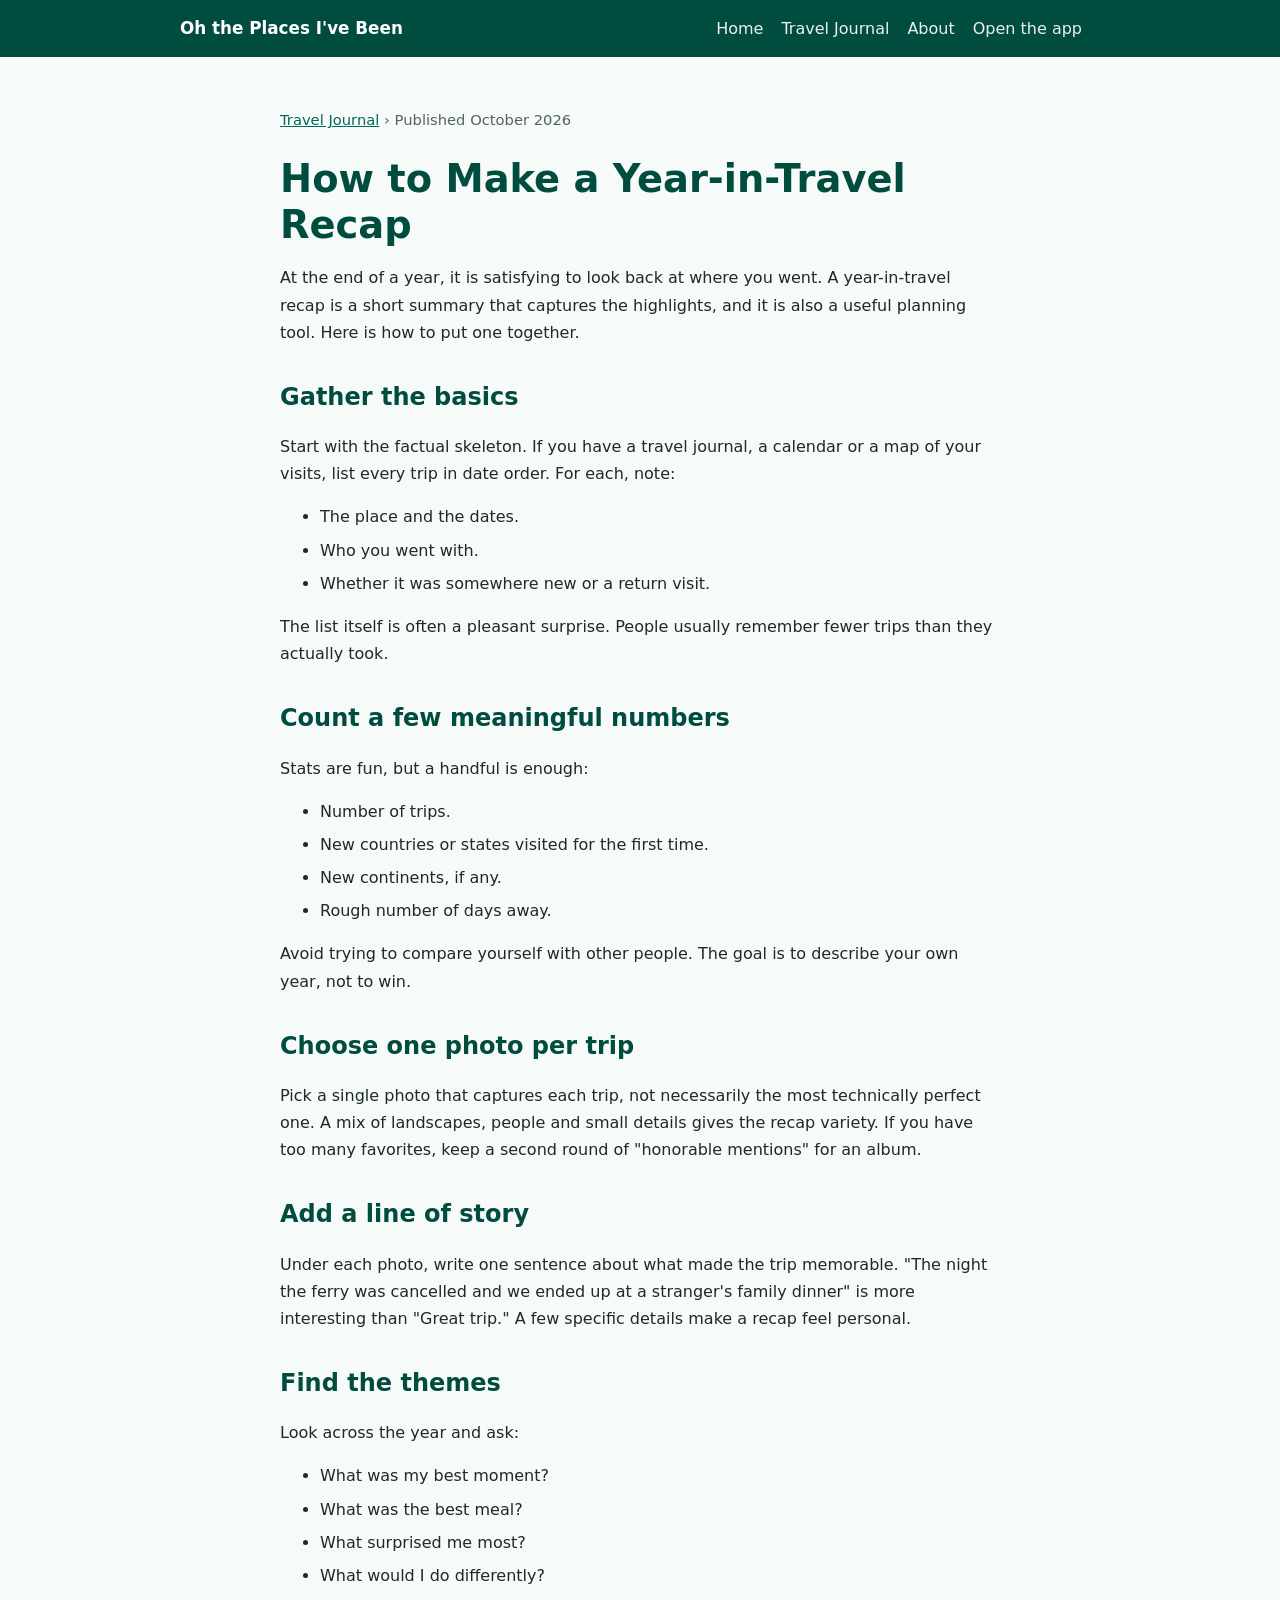
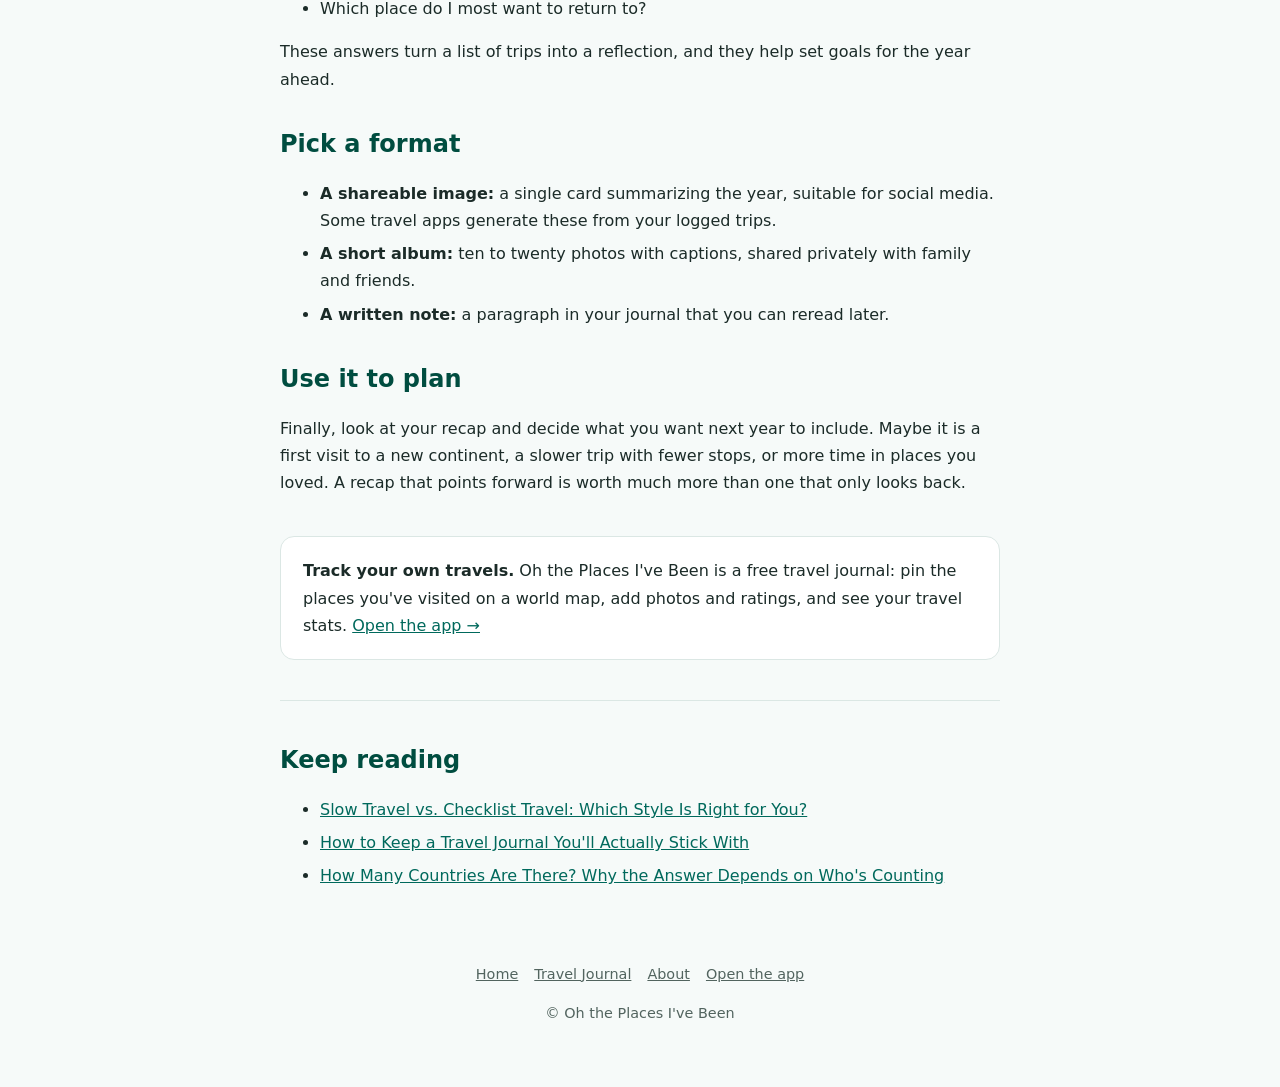
<file: travel-journal/year-in-travel-recap/index.html>
<!doctype html>
<html lang="en">
<head>
<meta charset="utf-8">
<meta name="viewport" content="width=device-width, initial-scale=1">
<title>How to Make a Year-in-Travel Recap | Oh the Places I&#x27;ve Been</title>
<meta name="description" content="Turn a year of trips into a short, shareable recap: what to count, which photos to pick, and how to tell the story without it becoming a brag.">
<link rel="canonical" href="https://lmdoyle.github.io/travel-journal/year-in-travel-recap/">
<link rel="stylesheet" href="/style.css">
</head>
<body>
<header class="site-header"><div class="in">
<a class="brand" href="/">Oh the Places I've Been</a>
<nav><a href="/">Home</a><a href="/travel-journal/">Travel Journal</a><a href="/about/">About</a><a href="/oh-the-places-ive-been/">Open the app</a></nav>
</div></header>

<main>
<article>
<p class="meta"><a href="/travel-journal/">Travel Journal</a> &rsaquo; Published October 2026</p>
<h1 class="page">How to Make a Year-in-Travel Recap</h1>

<p>At the end of a year, it is satisfying to look back at where you went. A year-in-travel recap is a short summary that captures the highlights, and it is also a useful planning tool. Here is how to put one together.</p>

<h2>Gather the basics</h2>
<p>Start with the factual skeleton. If you have a travel journal, a calendar or a map of your visits, list every trip in date order. For each, note:</p>
<ul>
<li>The place and the dates.</li>
<li>Who you went with.</li>
<li>Whether it was somewhere new or a return visit.</li>
</ul>
<p>The list itself is often a pleasant surprise. People usually remember fewer trips than they actually took.</p>

<h2>Count a few meaningful numbers</h2>
<p>Stats are fun, but a handful is enough:</p>
<ul>
<li>Number of trips.</li>
<li>New countries or states visited for the first time.</li>
<li>New continents, if any.</li>
<li>Rough number of days away.</li>
</ul>
<p>Avoid trying to compare yourself with other people. The goal is to describe your own year, not to win.</p>

<h2>Choose one photo per trip</h2>
<p>Pick a single photo that captures each trip, not necessarily the most technically perfect one. A mix of landscapes, people and small details gives the recap variety. If you have too many favorites, keep a second round of "honorable mentions" for an album.</p>

<h2>Add a line of story</h2>
<p>Under each photo, write one sentence about what made the trip memorable. "The night the ferry was cancelled and we ended up at a stranger's family dinner" is more interesting than "Great trip." A few specific details make a recap feel personal.</p>

<h2>Find the themes</h2>
<p>Look across the year and ask:</p>
<ul>
<li>What was my best moment?</li>
<li>What was the best meal?</li>
<li>What surprised me most?</li>
<li>What would I do differently?</li>
<li>Which place do I most want to return to?</li>
</ul>
<p>These answers turn a list of trips into a reflection, and they help set goals for the year ahead.</p>

<h2>Pick a format</h2>
<ul>
<li><strong>A shareable image:</strong> a single card summarizing the year, suitable for social media. Some travel apps generate these from your logged trips.</li>
<li><strong>A short album:</strong> ten to twenty photos with captions, shared privately with family and friends.</li>
<li><strong>A written note:</strong> a paragraph in your journal that you can reread later.</li>
</ul>

<h2>Use it to plan</h2>
<p>Finally, look at your recap and decide what you want next year to include. Maybe it is a first visit to a new continent, a slower trip with fewer stops, or more time in places you loved. A recap that points forward is worth much more than one that only looks back.</p>

</article>
<div class="cta"><strong>Track your own travels.</strong> Oh the Places I've Been is a free travel journal: pin the places you've visited on a world map, add photos and ratings, and see your travel stats. <a href="/oh-the-places-ive-been/">Open the app &rarr;</a></div>
<div class="related"><h2>Keep reading</h2><ul><li><a href="/travel-journal/slow-travel-vs-checklist-travel/">Slow Travel vs. Checklist Travel: Which Style Is Right for You?</a></li><li><a href="/travel-journal/keep-a-travel-journal/">How to Keep a Travel Journal You&#x27;ll Actually Stick With</a></li><li><a href="/travel-journal/how-many-countries-are-there/">How Many Countries Are There? Why the Answer Depends on Who&#x27;s Counting</a></li></ul></div>
</main>
<footer>
<div><a href="/">Home</a><a href="/travel-journal/">Travel Journal</a><a href="/about/">About</a><a href="/oh-the-places-ive-been/">Open the app</a></div>
<p>&copy; Oh the Places I've Been</p>
</footer>
</body>
</html>
</file>
<file: style.css>
:root{--teal:#00695c;--teal-dark:#004d40;--bg:#f6faf9;--ink:#1b2b28;--muted:#52645f;--line:#dbe7e4}
*{box-sizing:border-box}
body{margin:0;font-family:system-ui,-apple-system,"Segoe UI",Roboto,sans-serif;color:var(--ink);background:var(--bg);line-height:1.7}
a{color:var(--teal)}
.site-header{background:var(--teal-dark);color:#fff}
.site-header .in{max-width:960px;margin:0 auto;padding:14px 20px;display:flex;flex-wrap:wrap;gap:12px 24px;align-items:center;justify-content:space-between}
.site-header .brand{color:#fff;font-weight:700;text-decoration:none;font-size:1.05rem}
.site-header nav a{color:#fff;text-decoration:none;margin-right:18px;opacity:.92}
.site-header nav a:hover{text-decoration:underline}
.hero{background:linear-gradient(160deg,var(--teal),var(--teal-dark));color:#fff;padding:56px 20px 52px;text-align:center}
.hero h1{margin:0 0 12px;font-size:clamp(1.8rem,5vw,2.8rem)}
.hero p{max-width:640px;margin:0 auto 26px;font-size:1.1rem;opacity:.93}
.btn{display:inline-block;background:#fff;color:var(--teal-dark);padding:13px 26px;border-radius:999px;font-weight:700;text-decoration:none}
.btn:hover{background:#e6f2ef}
main{max-width:760px;margin:0 auto;padding:36px 20px 24px}
main.wide{max-width:960px}
h1.page{font-size:clamp(1.7rem,4.5vw,2.4rem);line-height:1.2;color:var(--teal-dark);margin:0 0 8px}
.meta{color:var(--muted);font-size:.92rem;margin-bottom:24px}
h2{color:var(--teal-dark);margin-top:36px;line-height:1.3}
li{margin:6px 0}
.grid{display:grid;grid-template-columns:repeat(auto-fit,minmax(250px,1fr));gap:16px;margin-top:16px}
.card{background:#fff;border:1px solid var(--line);border-radius:14px;padding:18px 20px}
.card h3{margin:0 0 6px;font-size:1.05rem;color:var(--teal)}
.card p{margin:0;color:var(--muted);font-size:.95rem}
.card a.title{text-decoration:none;color:inherit}
.card a.title:hover h3{text-decoration:underline}
.cta{background:#fff;border:1px solid var(--line);border-radius:14px;padding:20px 22px;margin:40px 0}
.related{margin-top:40px;border-top:1px solid var(--line);padding-top:8px}
footer{text-align:center;color:var(--muted);font-size:.9rem;padding:32px 20px 48px}
footer a{color:var(--muted);margin:0 8px}
code{background:#eaf2f0;padding:1px 6px;border-radius:4px;font-size:.92em}
</file>
